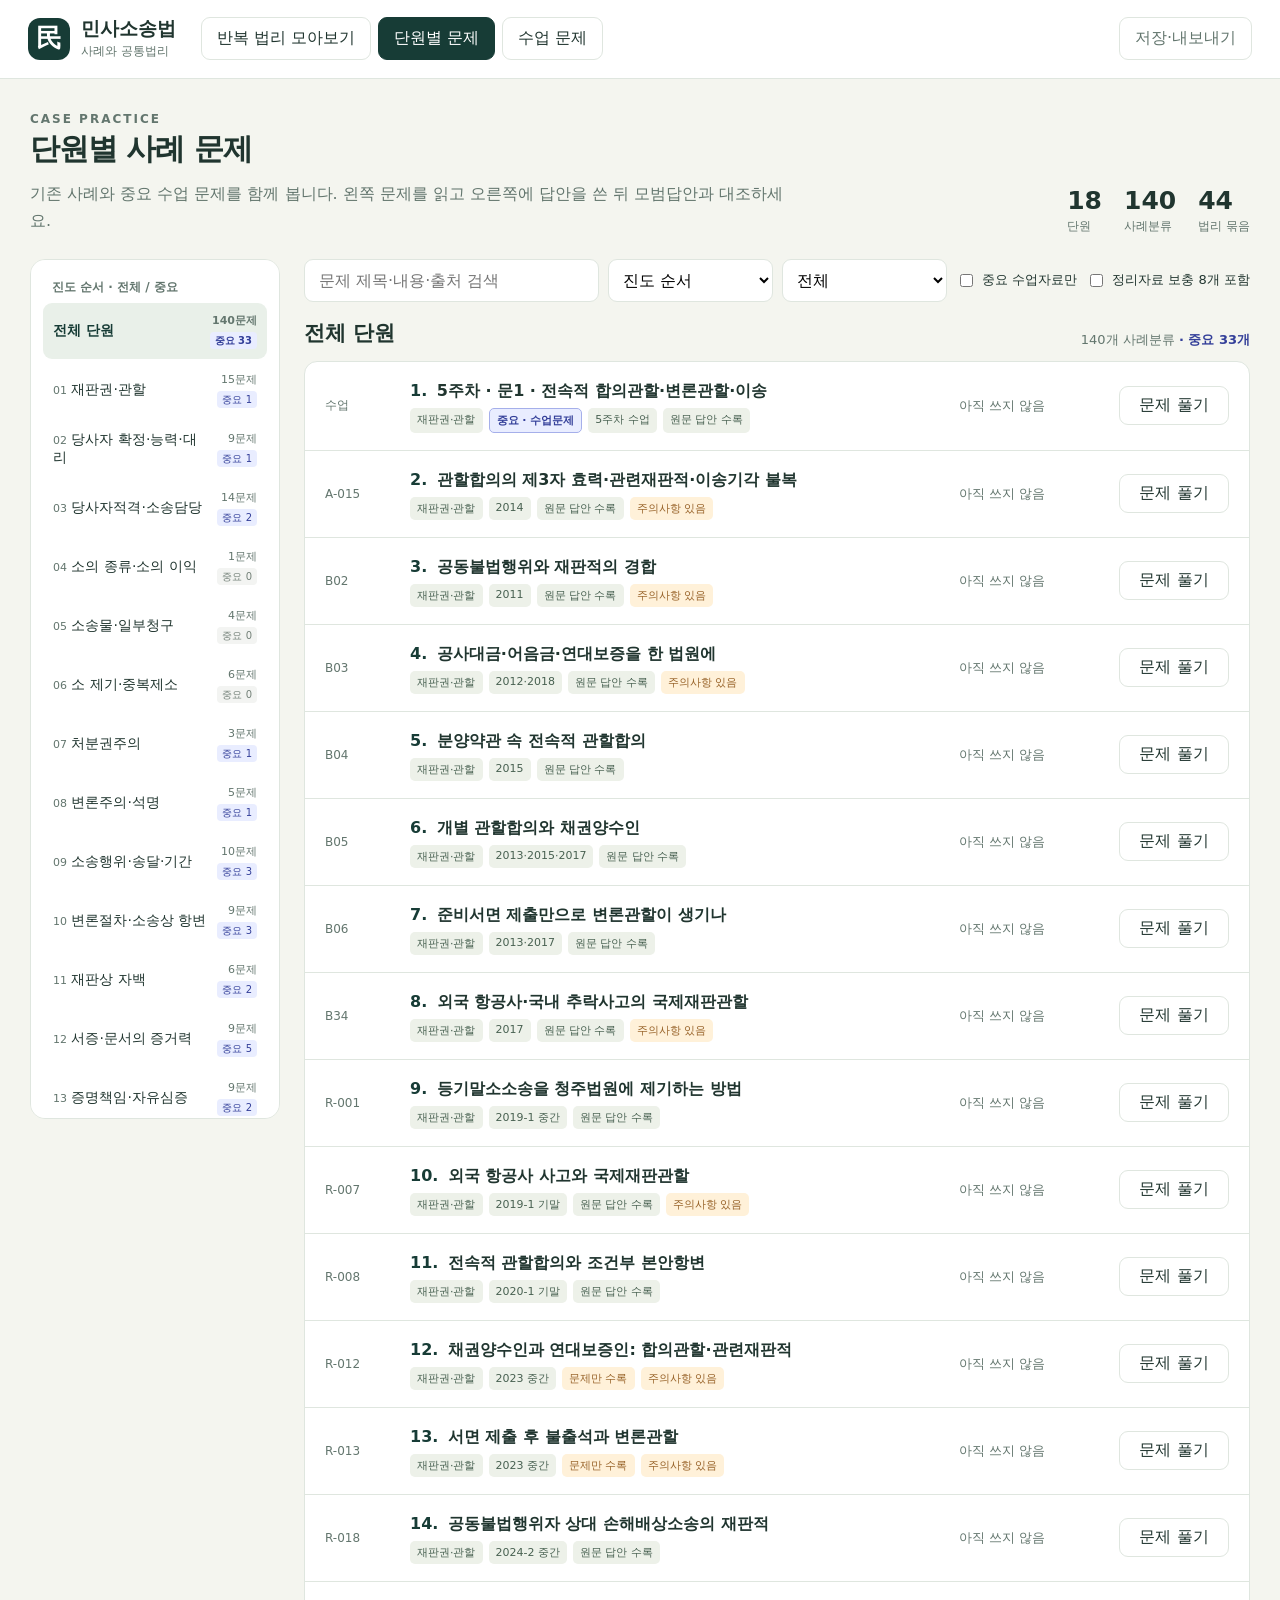
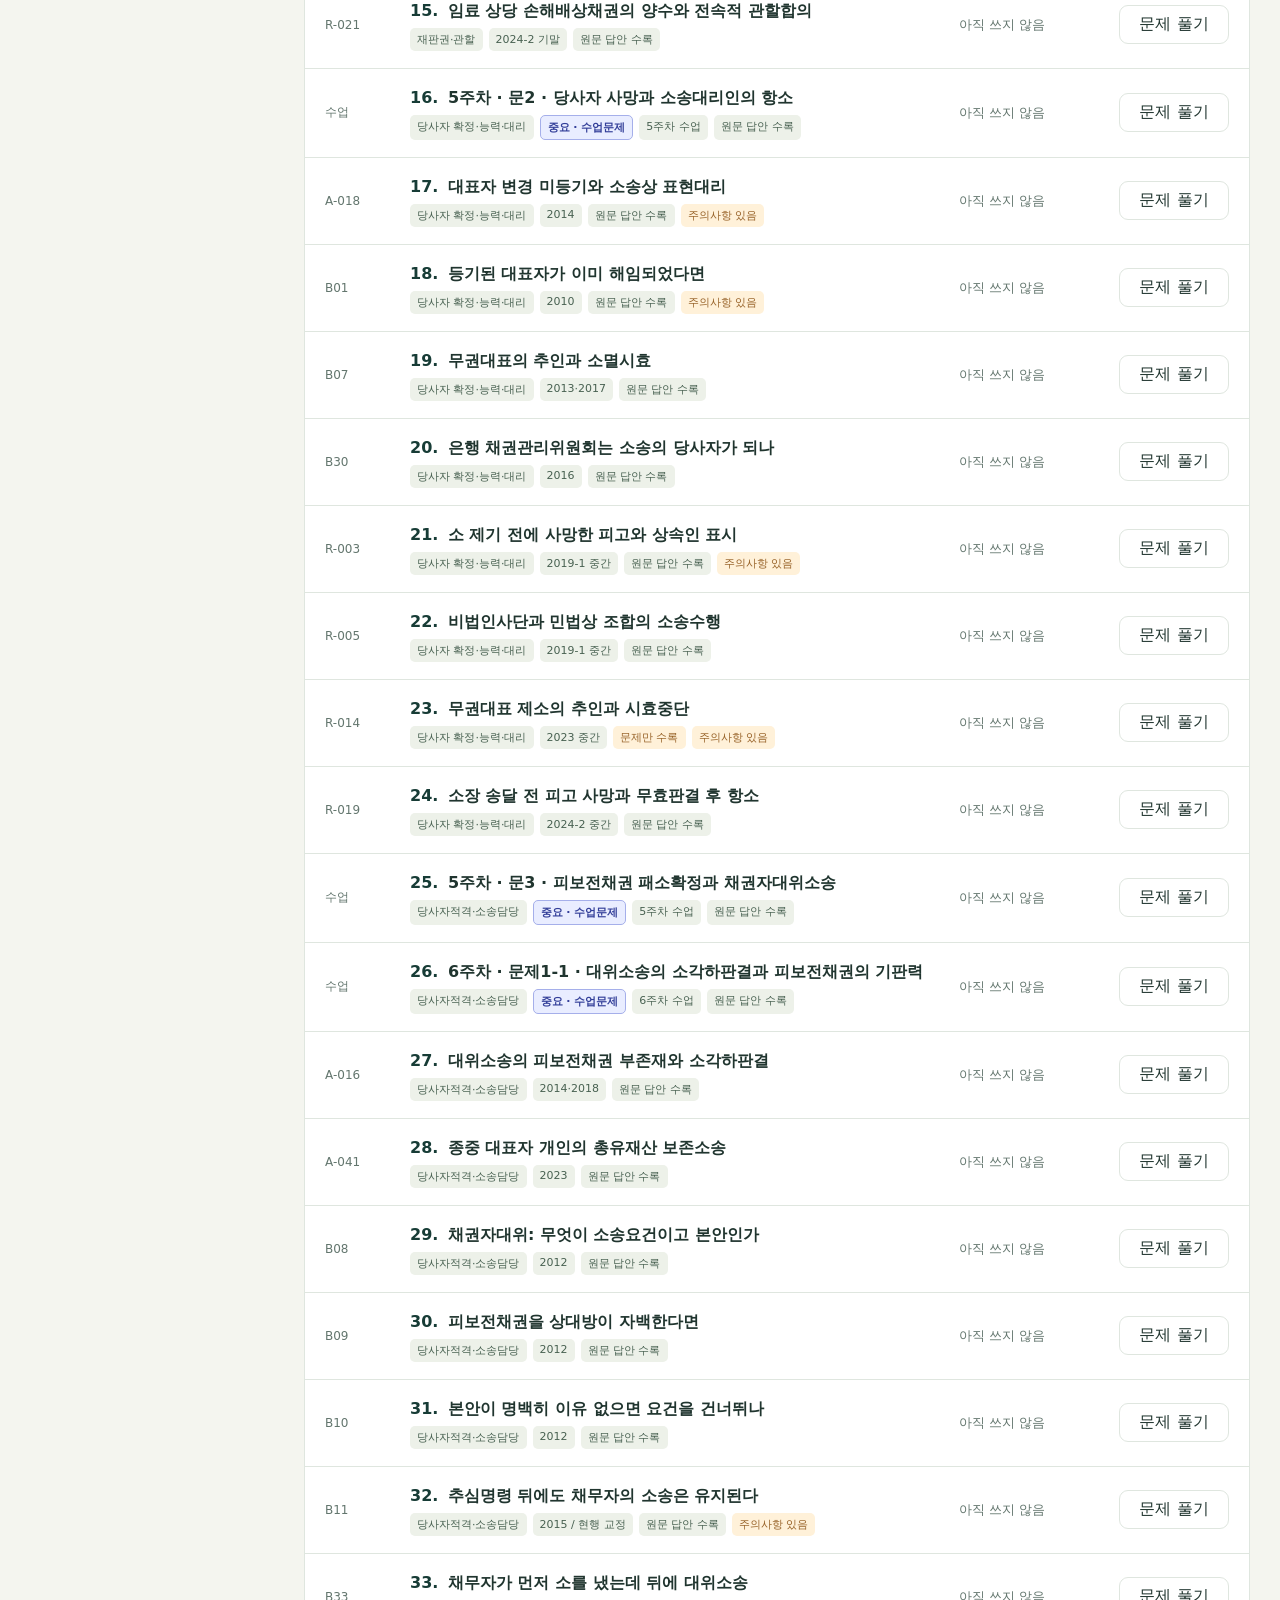
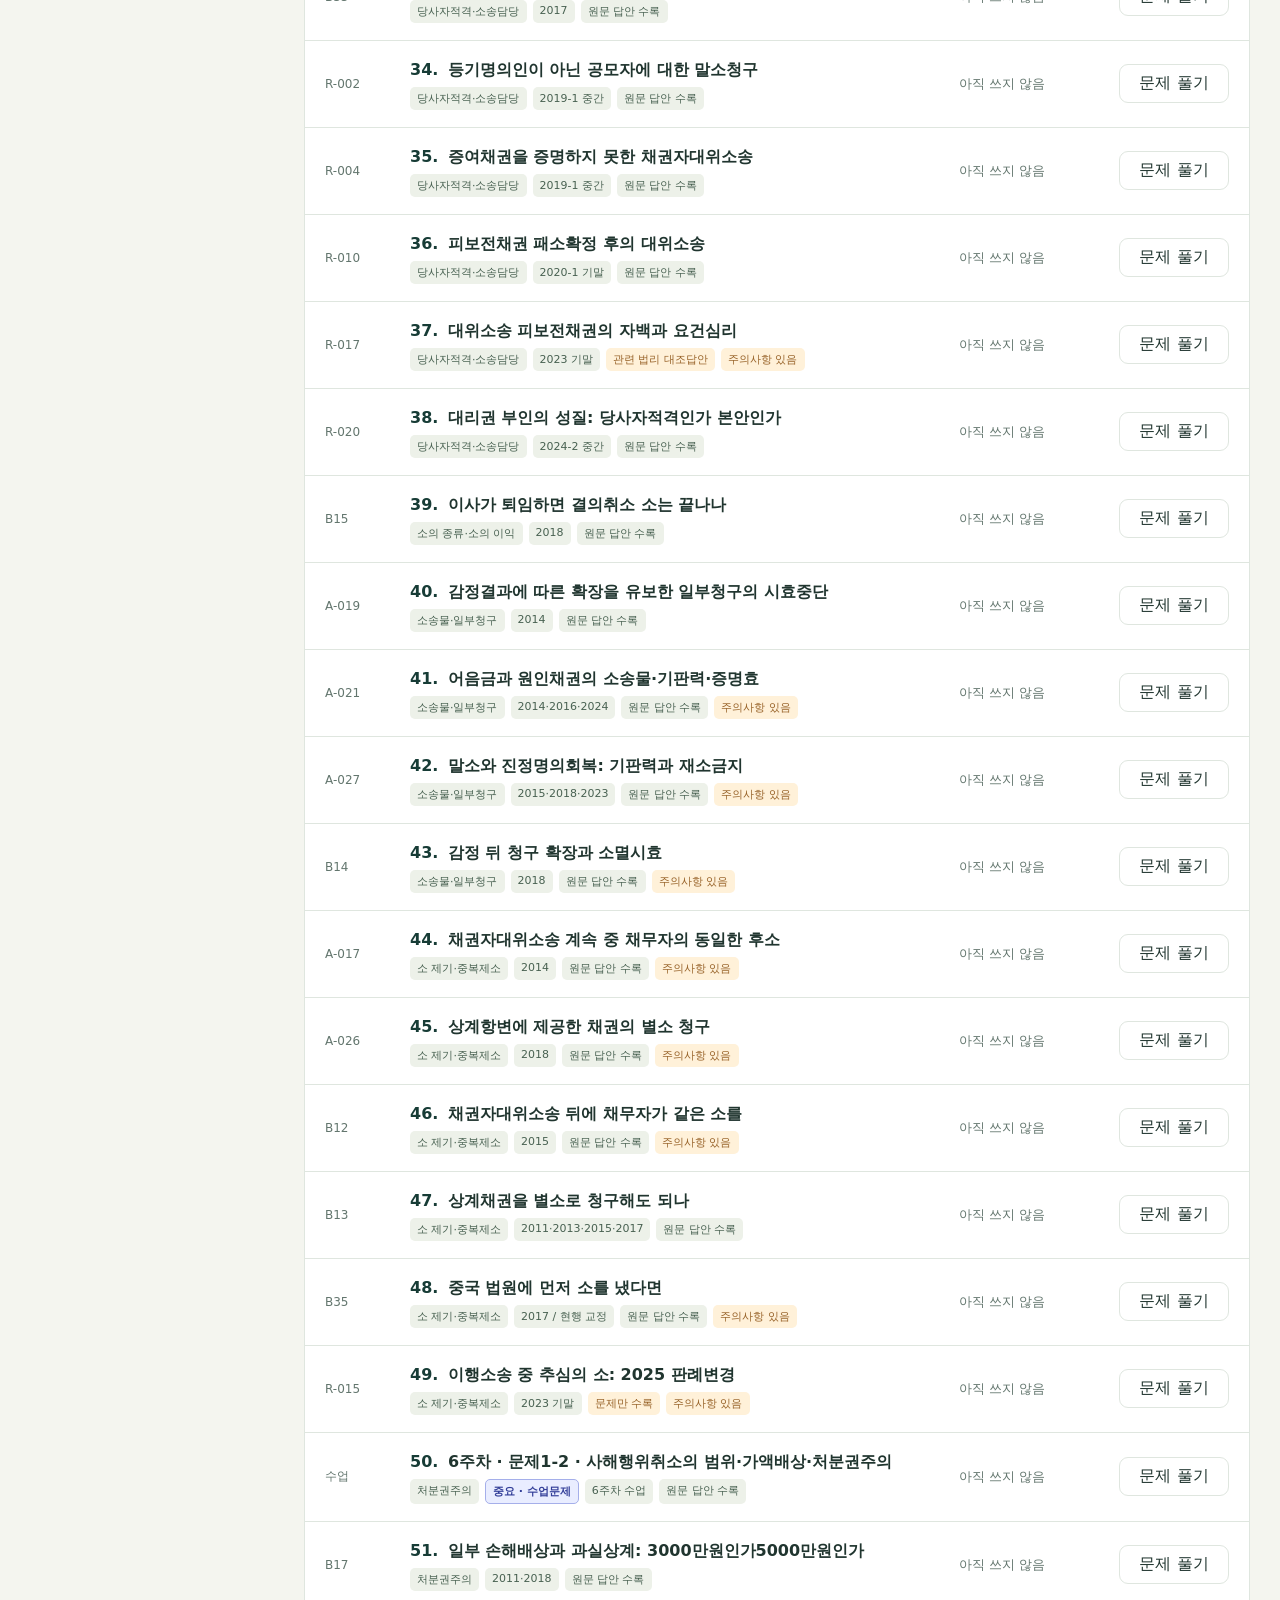
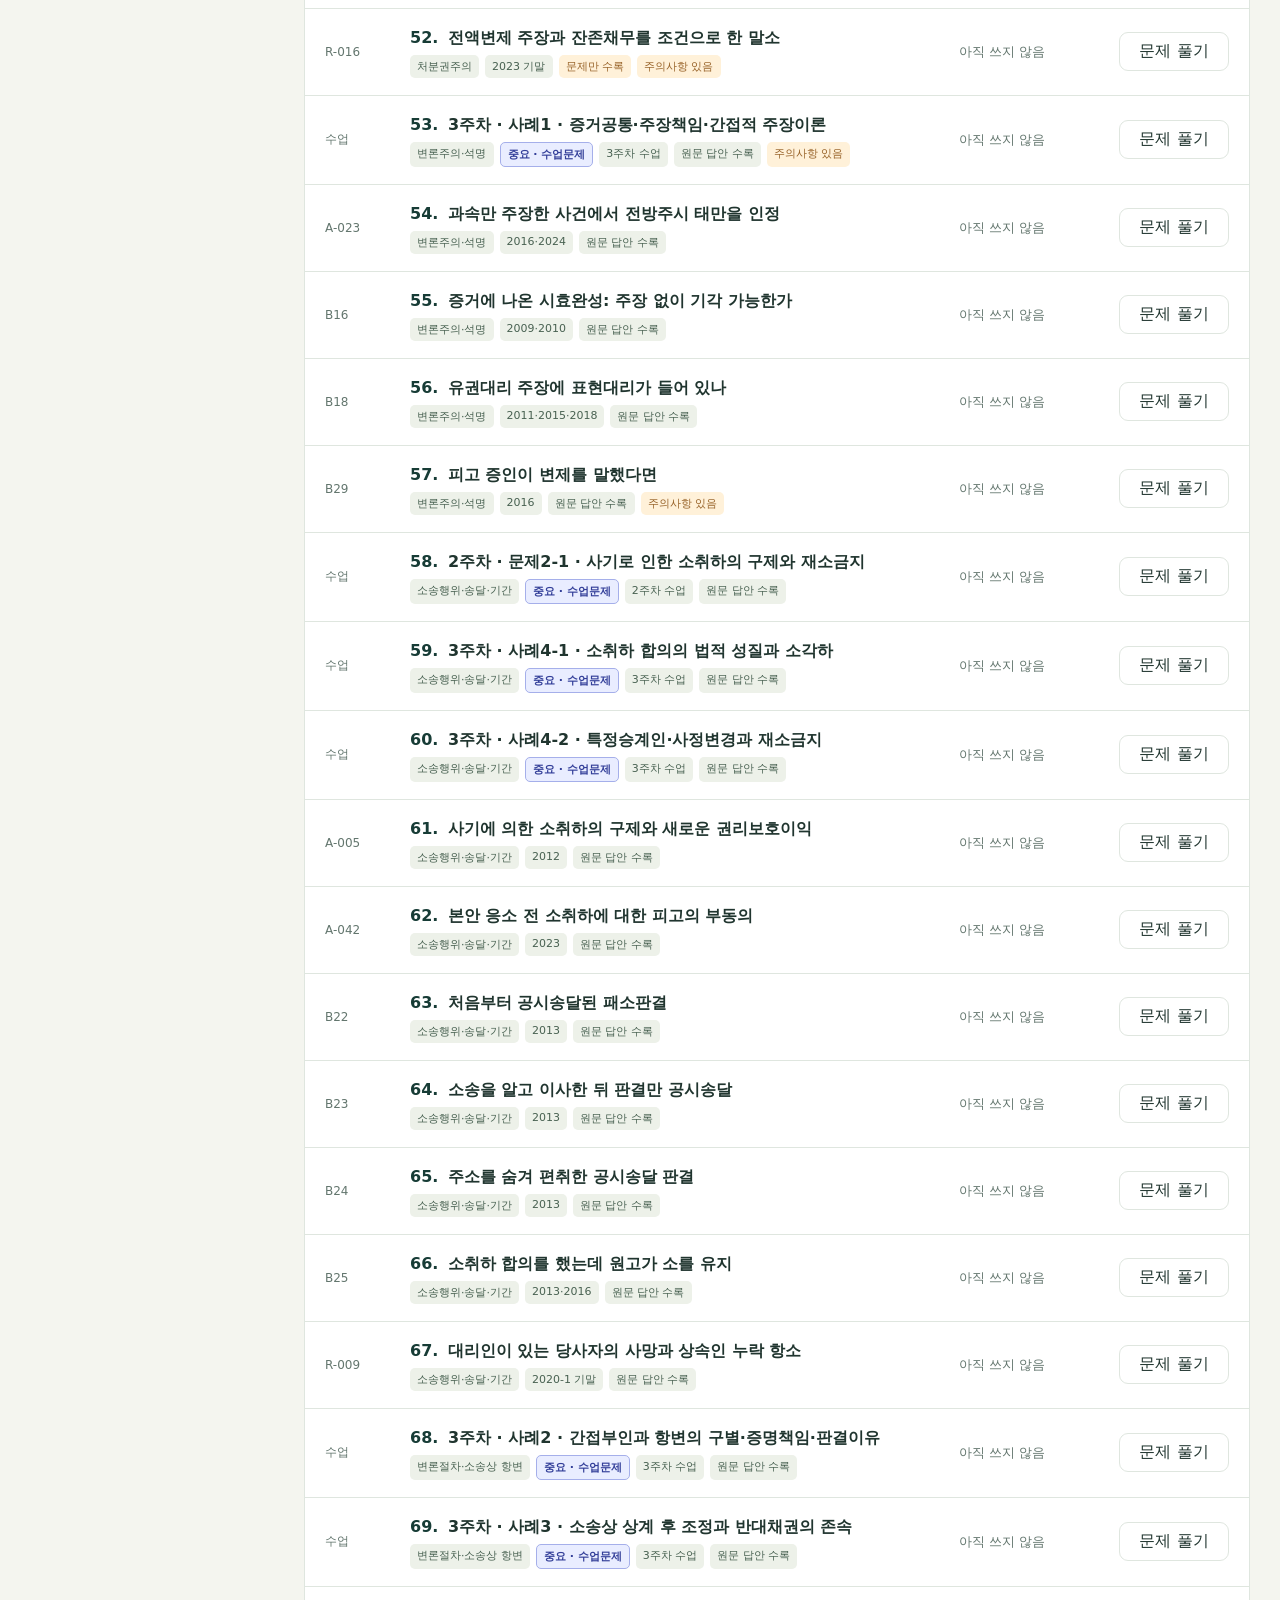
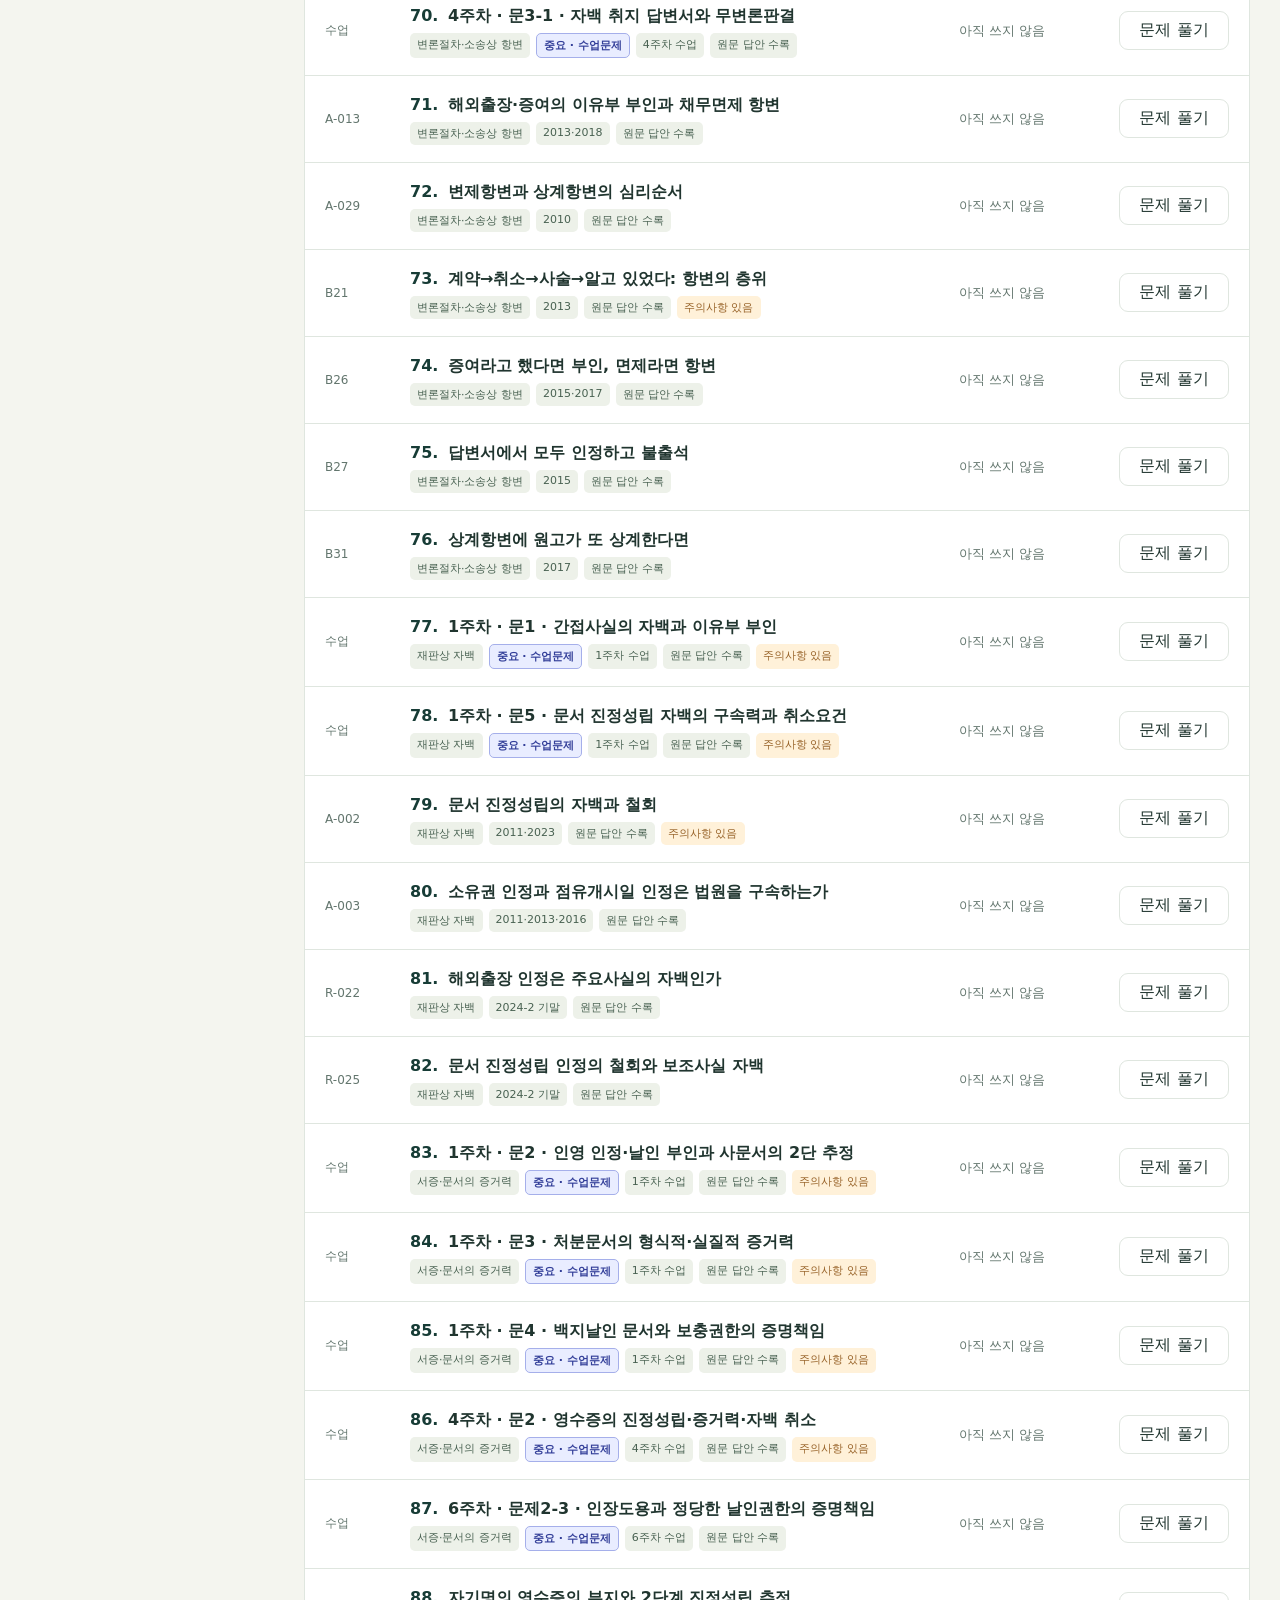
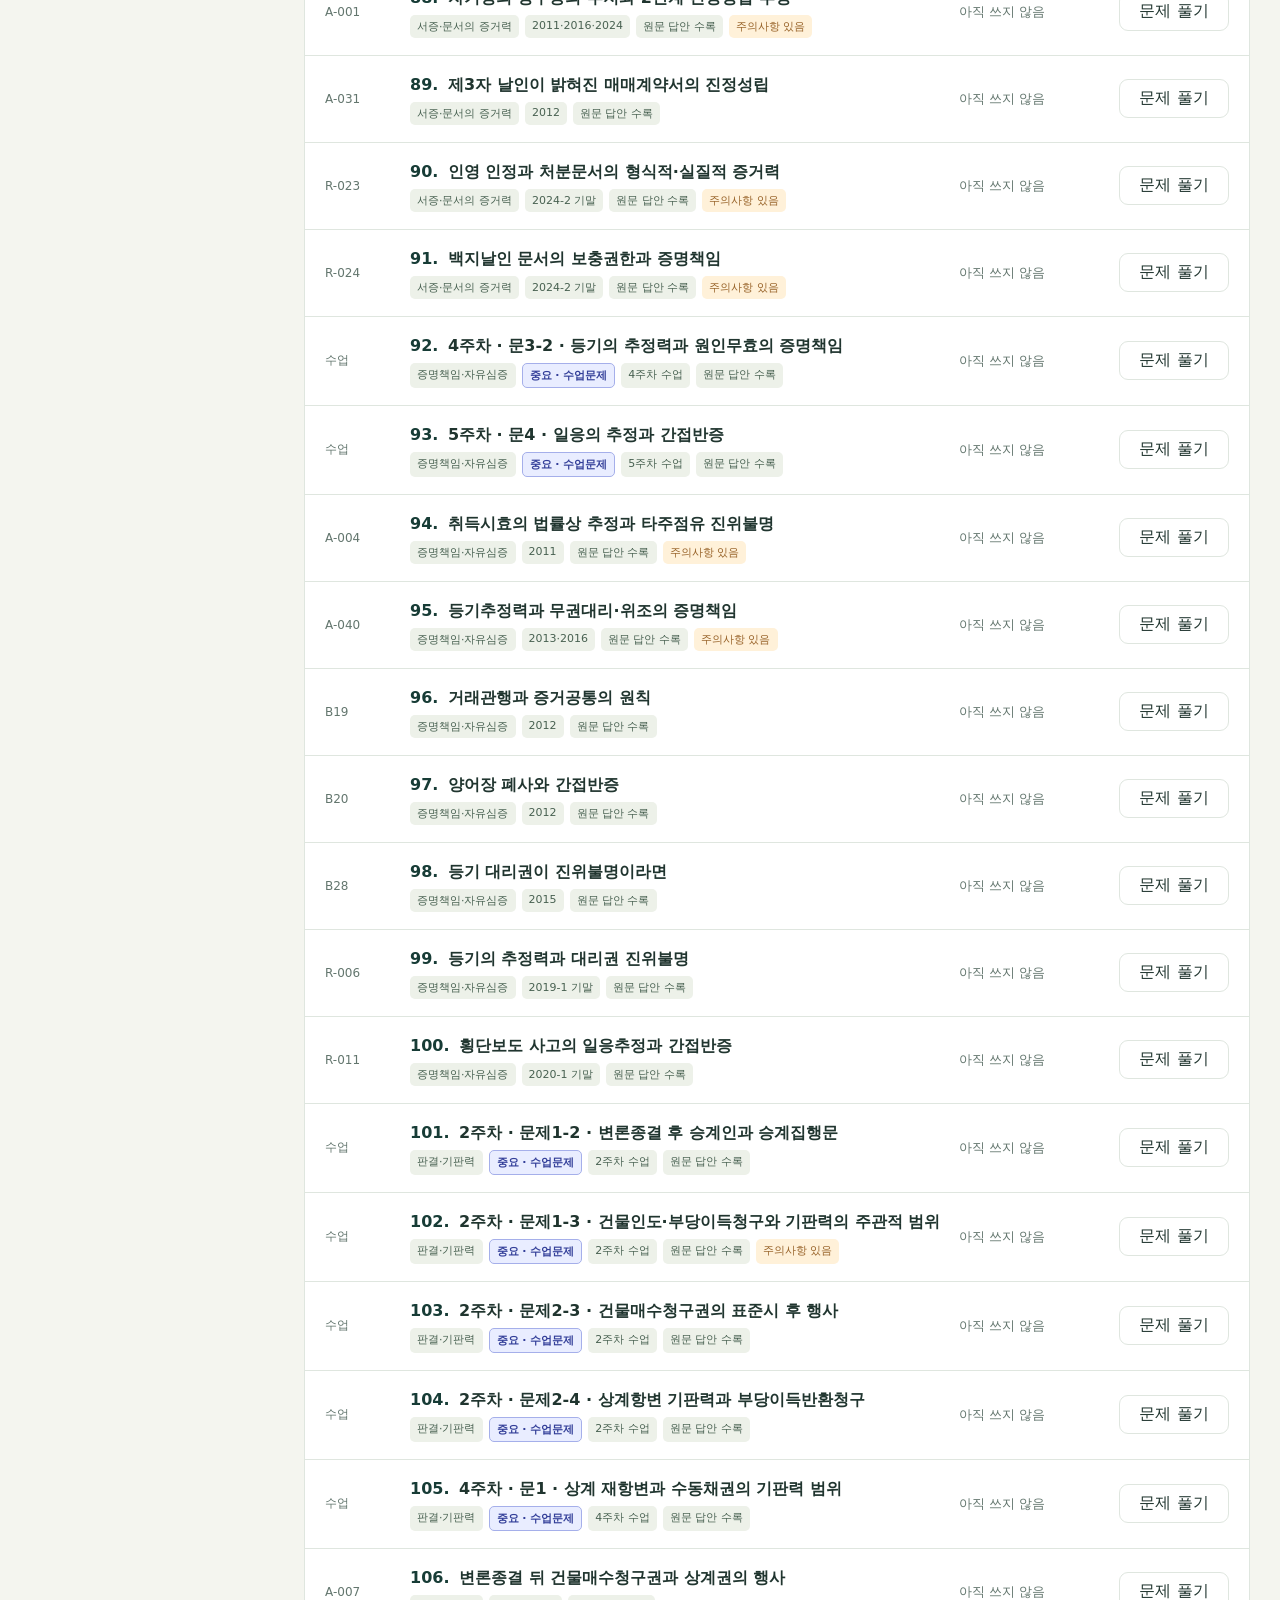
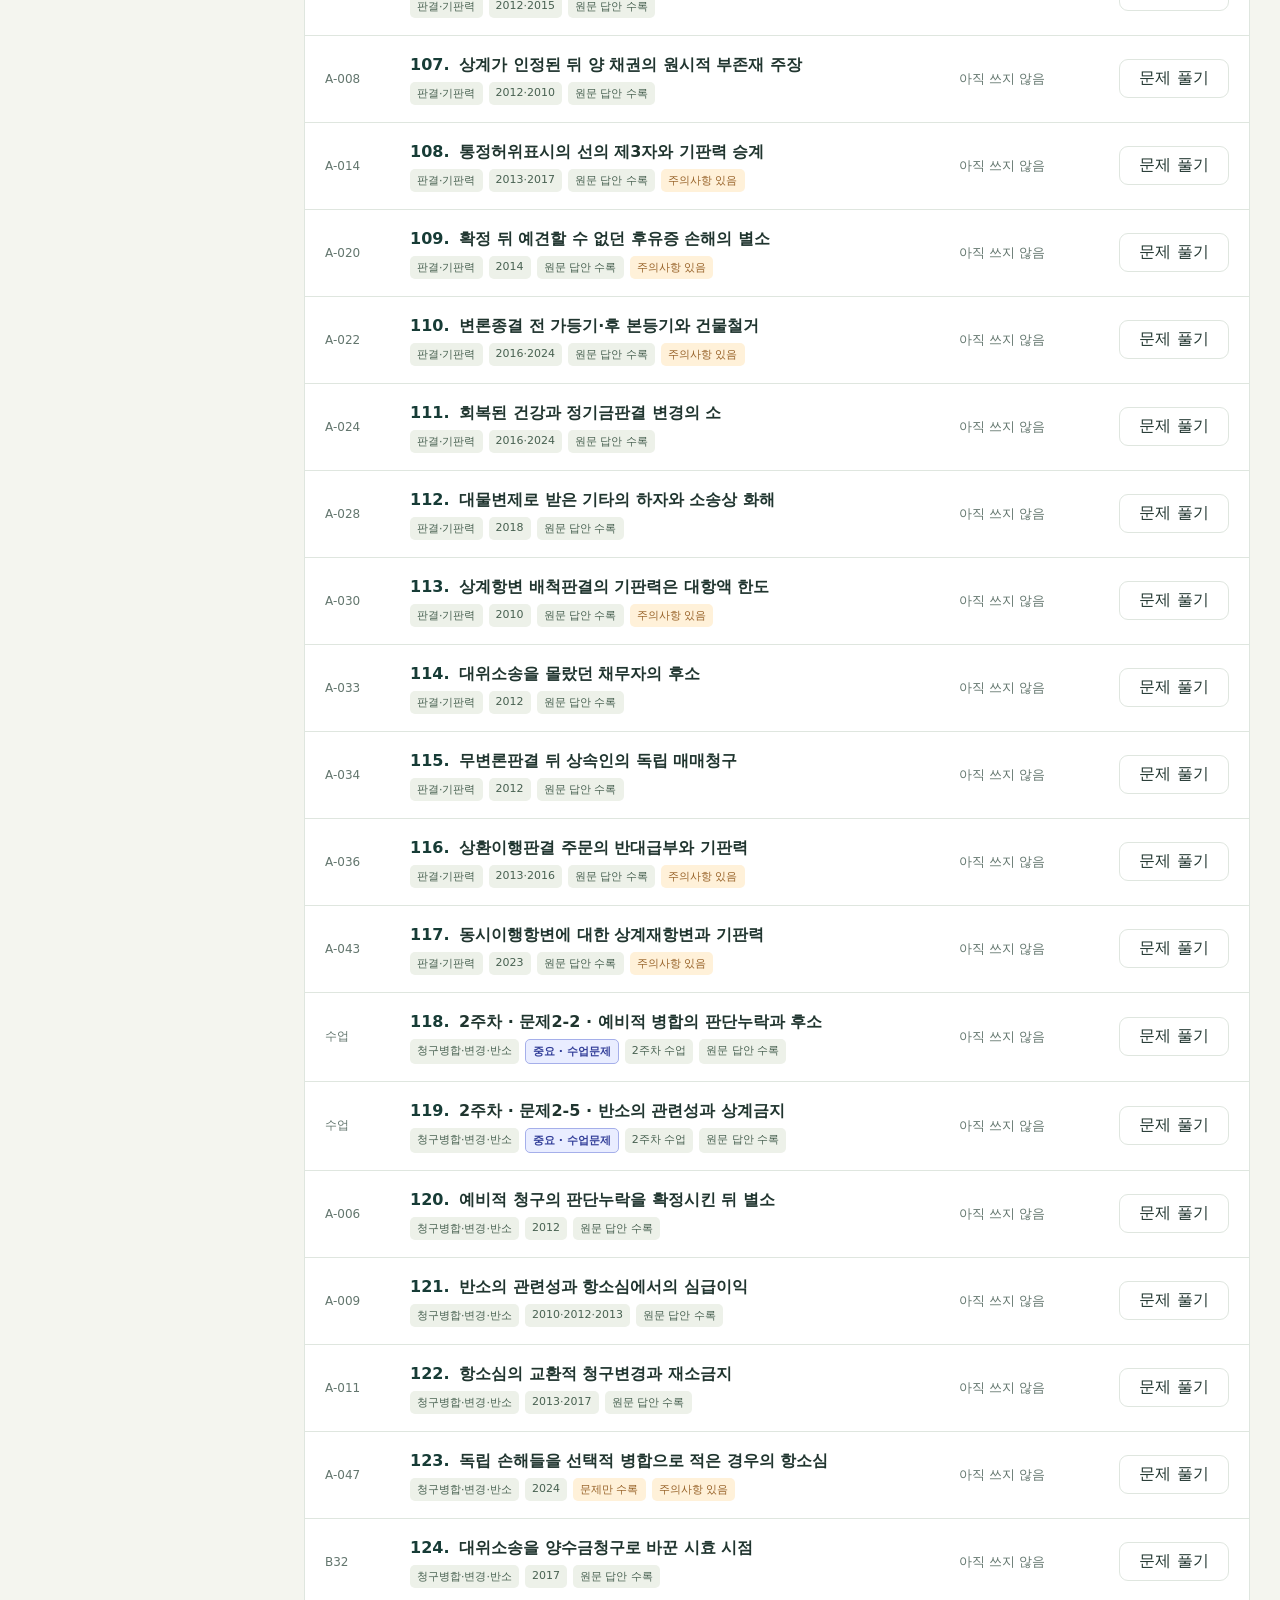
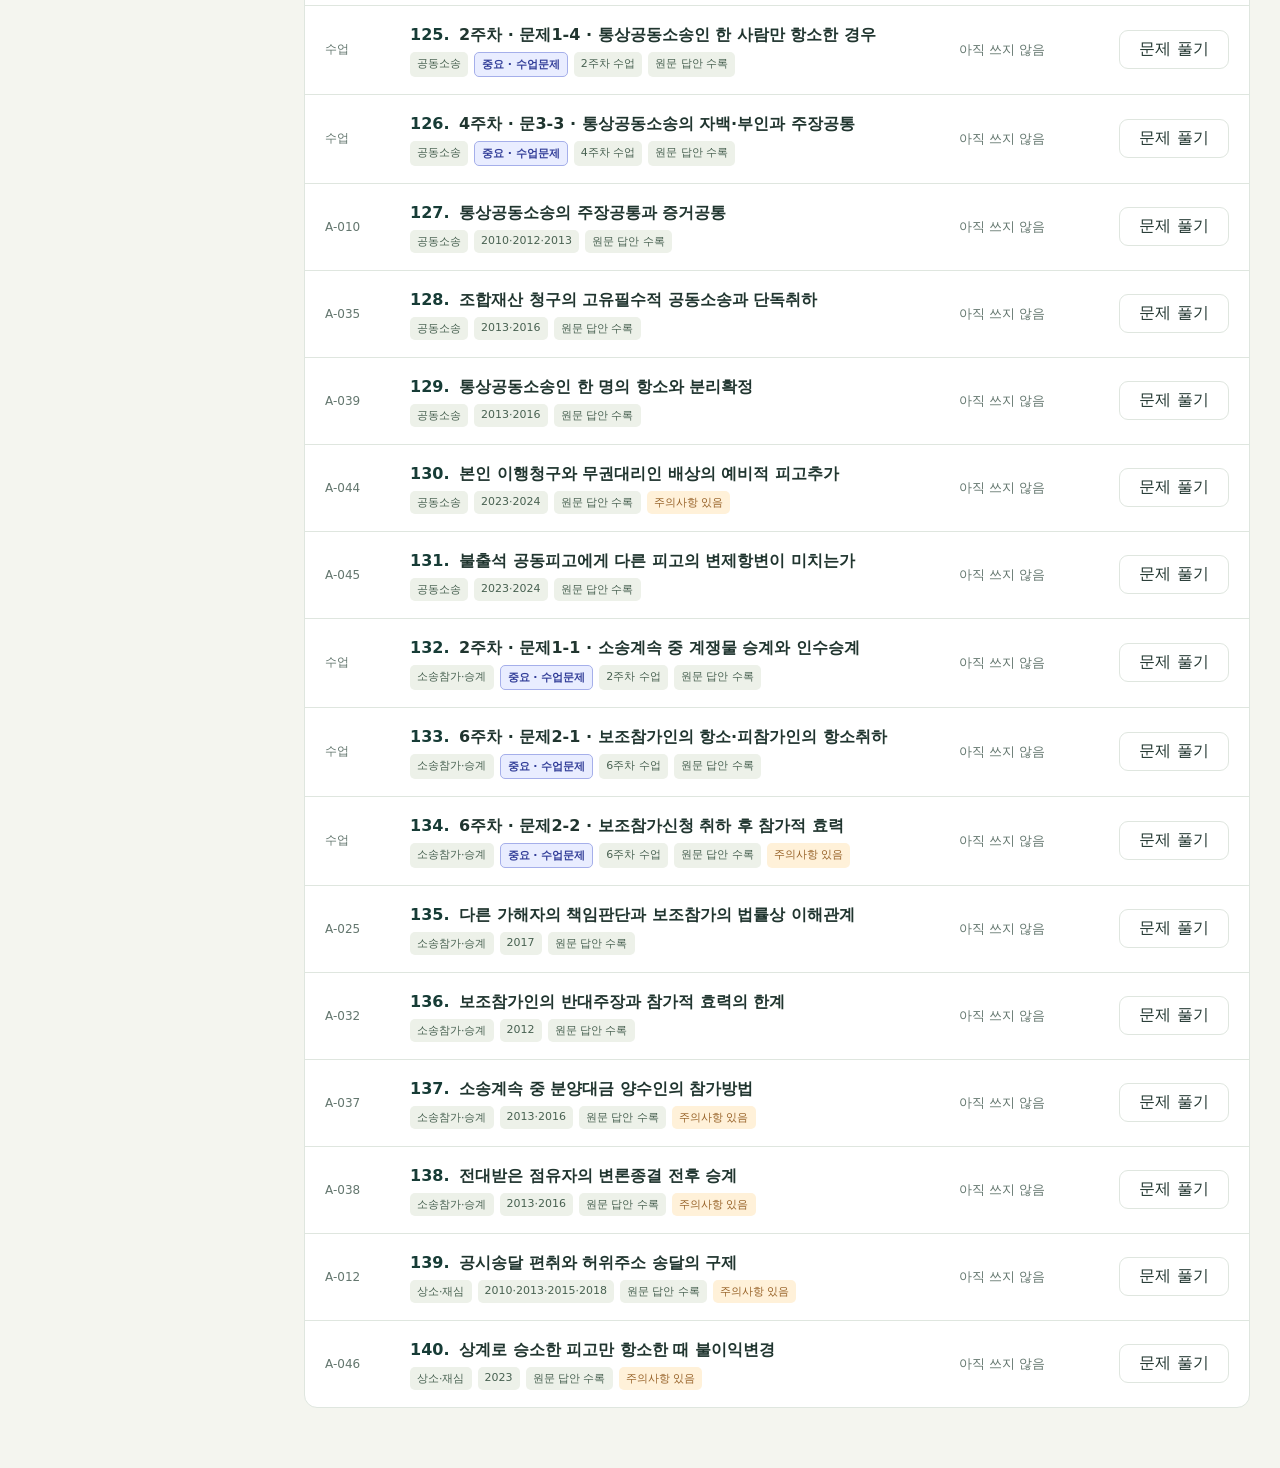
<file: index.html>
<!doctype html>
<html lang="ko">
<head><meta charset="utf-8"><meta name="viewport" content="width=device-width, initial-scale=1"><meta name="theme-color" content="#173c36"><title>민사소송법 · 사례와 공통법리</title><link rel="stylesheet" href="reading.css?v=14"><script defer src="data.js"></script><script defer src="reading-data.js"></script><script defer src="reading-source-text.js"></script><script defer src="reading-focus.js"></script><script defer src="reading-edits.js"></script><script defer src="reading-transcripts.js?v=1"></script><script defer src="reading-class-data.js?v=3"></script><script defer src="reading-quick-data.js?v=2"></script><script defer src="reading-ox-data.js?v=1"></script><script defer src="reading-quiz-core.js?v=1"></script><script defer src="reading-answer-data.js?v=1"></script><script defer src="reading-memory-data.js?v=1"></script><script defer src="reading-article-titles.js?v=1"></script><script defer src="reading-study-text.js?v=2"></script><script defer src="reading-core.js?v=2"></script><script defer src="reading-focus-core.js"></script><script defer src="reading-readable-core.js"></script><script defer src="reading-transcript-core.js"></script><script defer src="reading-class-core.js?v=2"></script><script defer src="reading.js?v=16"></script></head>
<body>
<header class="top"><a class="brand" href="#library"><span class="brand-icon">民</span><span>민사소송법<small>사례와 공통법리</small></span></a><nav aria-label="공부 화면"><button data-view="laws">반복 법리 모아보기</button><button data-view="library">단원별 문제</button><button data-view="classes">수업 문제</button></nav><button id="records-open" class="quiet">저장·내보내기</button></header>
<main id="main"></main>
<div id="toast" role="status" aria-live="polite"></div>
<dialog id="records"><form method="dialog"><h2>내 답안과 공부기록</h2><p>이 브라우저에 자동 저장됩니다. 다른 컴퓨터에서는 기록 파일을 가져오세요.</p><p id="record-summary"></p><div class="tools"><button id="export" type="button">기록 내보내기</button><label class="button">기록 가져오기<input id="import" type="file" accept=".json,application/json" hidden></label></div><p class="small">이전 연습실의 기록은 그대로 보존되어 있습니다. 새 화면의 답안과 공부기록은 따로 저장합니다.</p><button id="reset" type="button" class="danger">새 화면의 기록 초기화</button><button value="close" class="quiet">닫기</button></form></dialog>
<dialog id="zoom"><div class="zoom-toolbar"><strong id="zoom-title">원문 확대</strong><button id="zoom-close">닫기</button></div><div id="zoom-content"></div></dialog>
<noscript>이 사이트는 브라우저의 JavaScript를 켜야 사용할 수 있습니다.</noscript>
</body></html>
</file>
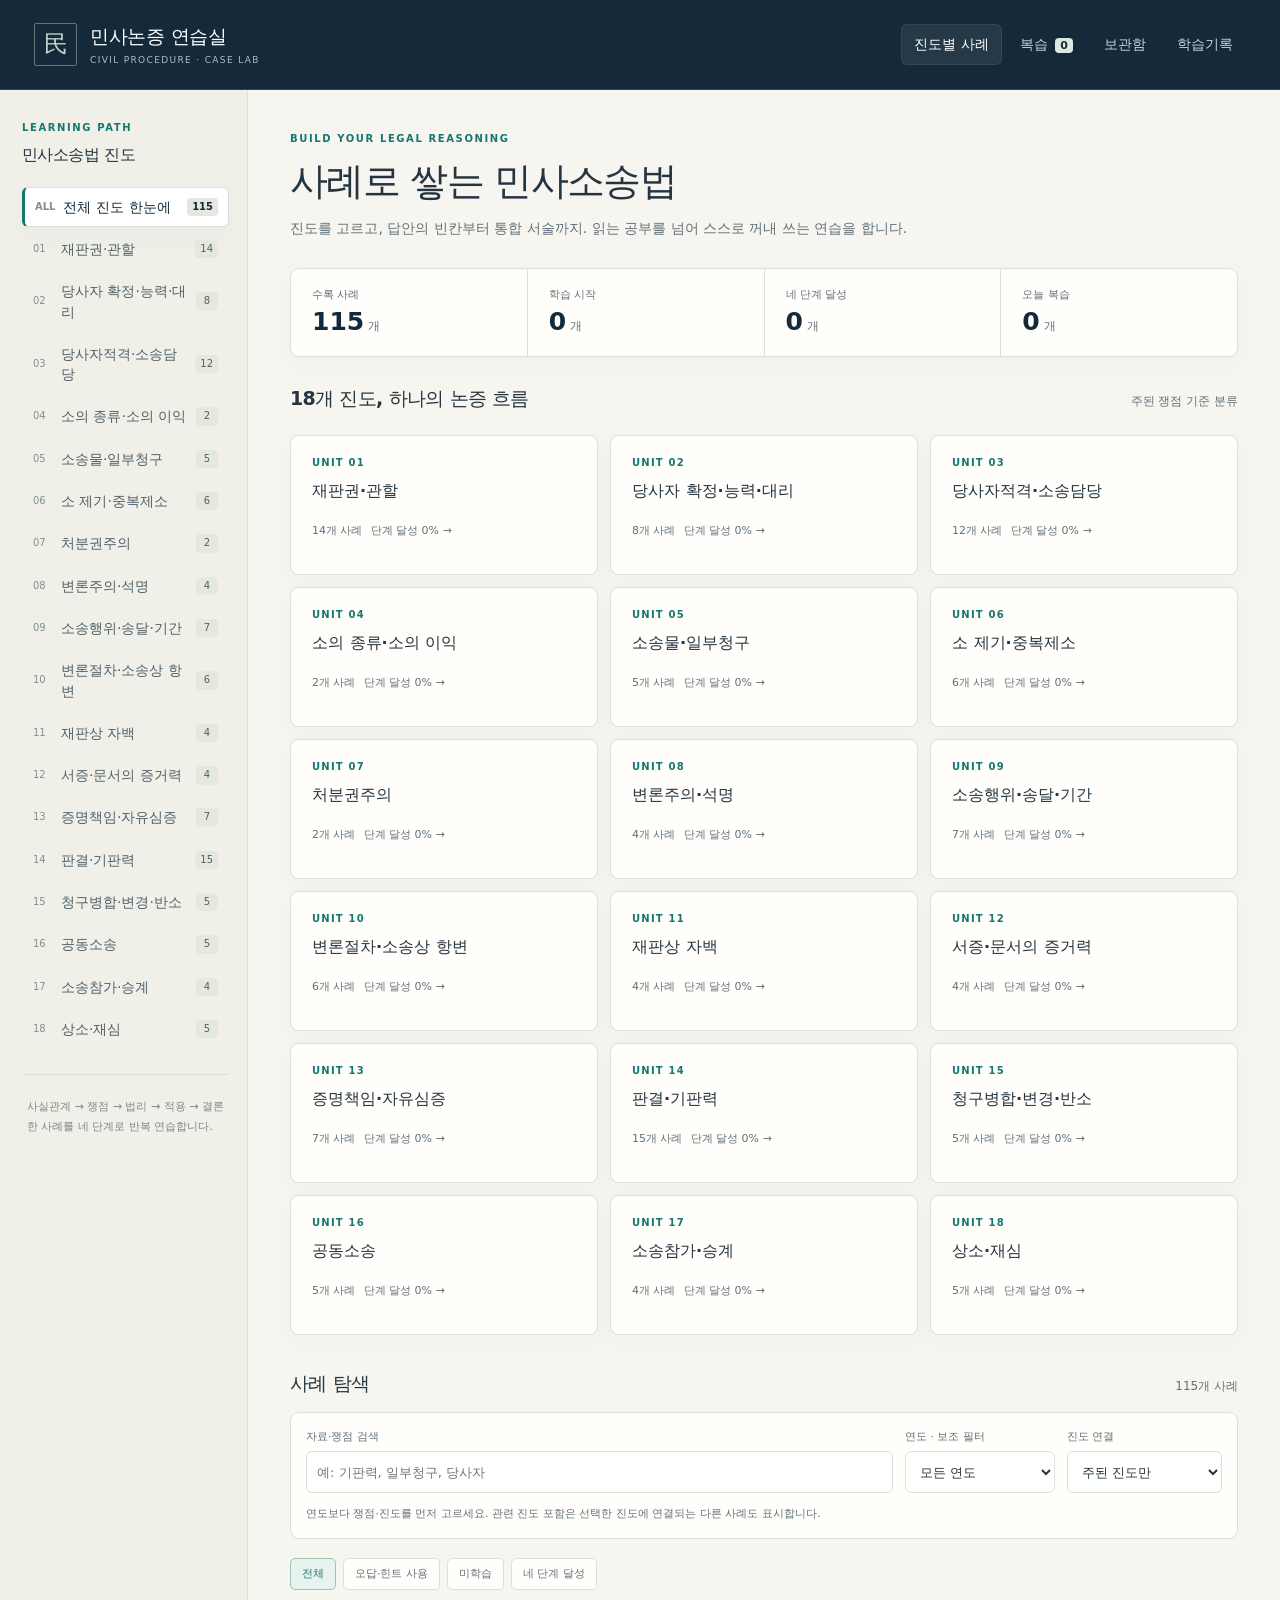
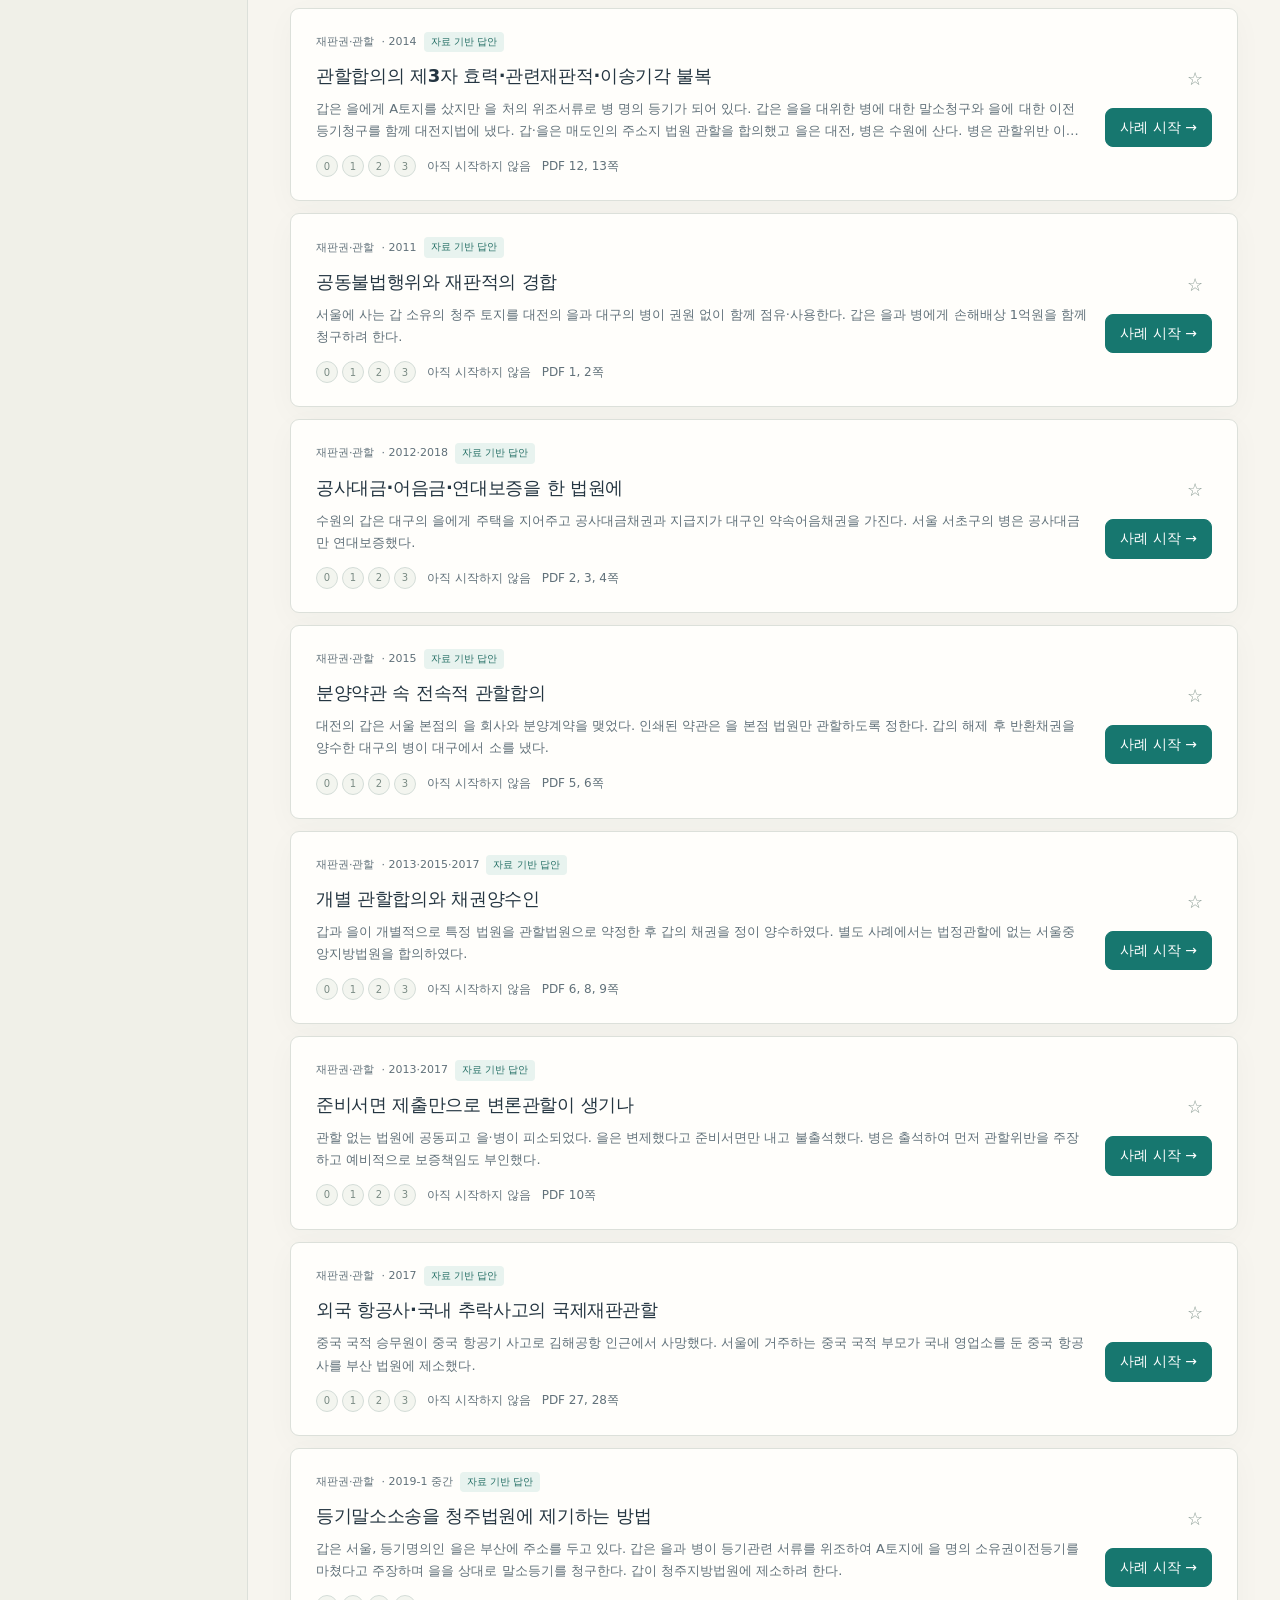
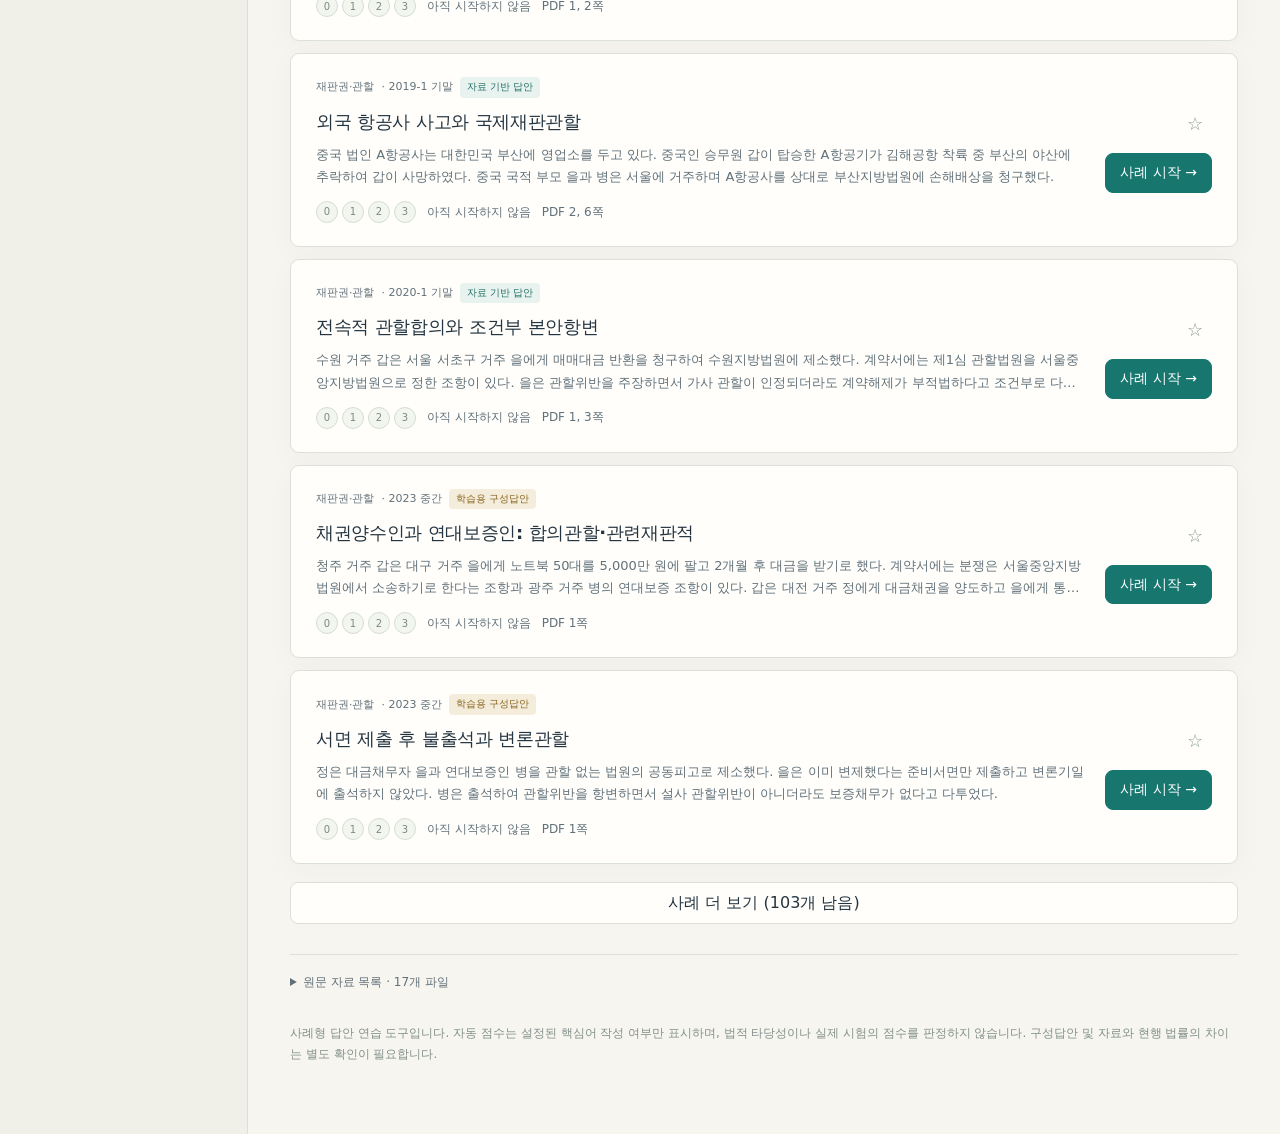
<file: legacy.html>
<!doctype html>
<html lang="ko">
<head>
  <meta charset="utf-8">
  <meta name="viewport" content="width=device-width, initial-scale=1">
  <meta name="theme-color" content="#142a3a">
  <meta name="description" content="민사소송법 사례를 진도별로, 답안 빈칸·쟁점 목차·키워드 쓰기·통합 답안의 네 단계로 연습합니다.">
  <link rel="icon" type="image/svg+xml" href="data:image/svg+xml,%3Csvg xmlns='http://www.w3.org/2000/svg' viewBox='0 0 32 32'%3E%3Crect width='32' height='32' rx='7' fill='%23142a3a'/%3E%3Cpath d='M6 8h9v17H6zM17 8h9v17h-9z' fill='%23fff9e9'/%3E%3Cpath d='M9 12h3m-3 4h3m8-4h3m-3 4h3' stroke='%23b1843a' stroke-width='2'/%3E%3C/svg%3E">
  <title>민사논증 연습실 · 민사소송법 사례학습</title>
  <link rel="stylesheet" href="./styles.css">
  <script defer src="./data.js"></script>
  <script defer src="./grading.js"></script>
  <script defer src="./app.js"></script>
</head>
<body>
  <a class="skip-link" href="#main">본문으로 건너뛰기</a>
  <header class="app-header">
    <a class="brand" href="#" aria-label="민사논증 연습실 처음으로"><span class="brand-mark" aria-hidden="true">民</span><span>민사논증 연습실<small>CIVIL PROCEDURE · CASE LAB</small></span></a>
    <nav aria-label="주 메뉴"><button type="button" data-view="library" class="nav-button active">진도별 사례</button><button type="button" data-view="review" class="nav-button">복습 <span id="due-count" class="count">0</span></button><button type="button" data-view="bookmarks" class="nav-button">보관함</button><button type="button" id="records-button" class="nav-button">학습기록</button></nav>
  </header>
  <div class="app-shell">
    <aside class="sidebar" id="sidebar" aria-label="학습 진도"><div class="sidebar-caption">LEARNING PATH</div><h2>민사소송법 진도</h2><div id="unit-list"></div><p class="sidebar-note">사실관계 → 쟁점 → 법리 → 적용 → 결론<br>한 사례를 네 단계로 반복 연습합니다.</p></aside>
    <main id="main" tabindex="-1">
      <div class="mobile-unit"><label for="unit-select">진도 선택</label><select id="unit-select"></select></div>
      <div id="view"></div>
      <noscript><div class="notice">이 학습앱을 사용하려면 브라우저의 JavaScript를 허용해 주세요.</div></noscript>
    </main>
  </div>
  <div id="live-status" class="sr-only" role="status" aria-live="polite"></div>
  <dialog id="records-dialog" aria-labelledby="records-title"><div class="dialog-head"><h2 id="records-title">학습기록 관리</h2><button type="button" data-close-dialog aria-label="창 닫기" class="icon-button">×</button></div><p>기록은 이 브라우저에만 저장됩니다. 다른 기기에서 이어 하려면 기록 파일을 내보내세요.</p><p id="storage-status" class="notice"></p><div id="records-summary"></div><div class="records-actions"><button type="button" id="export-records" class="primary">기록 내보내기</button><button type="button" id="import-trigger">기록 가져오기</button><input id="import-records" type="file" accept=".json,application/json" hidden></div><p class="small">가져오기는 현재 기록을 대체하고 작성 중 답안을 비웁니다. 같은 자료 버전만 허용되며 가져오기 전 확인합니다. 자동보관한 작성 중 답안은 이 기록 파일에 포함되지 않습니다.</p><button type="button" id="reset-records" class="danger-button">모든 학습기록·작성 답안 초기화</button></dialog>
</body>
</html>
</file>
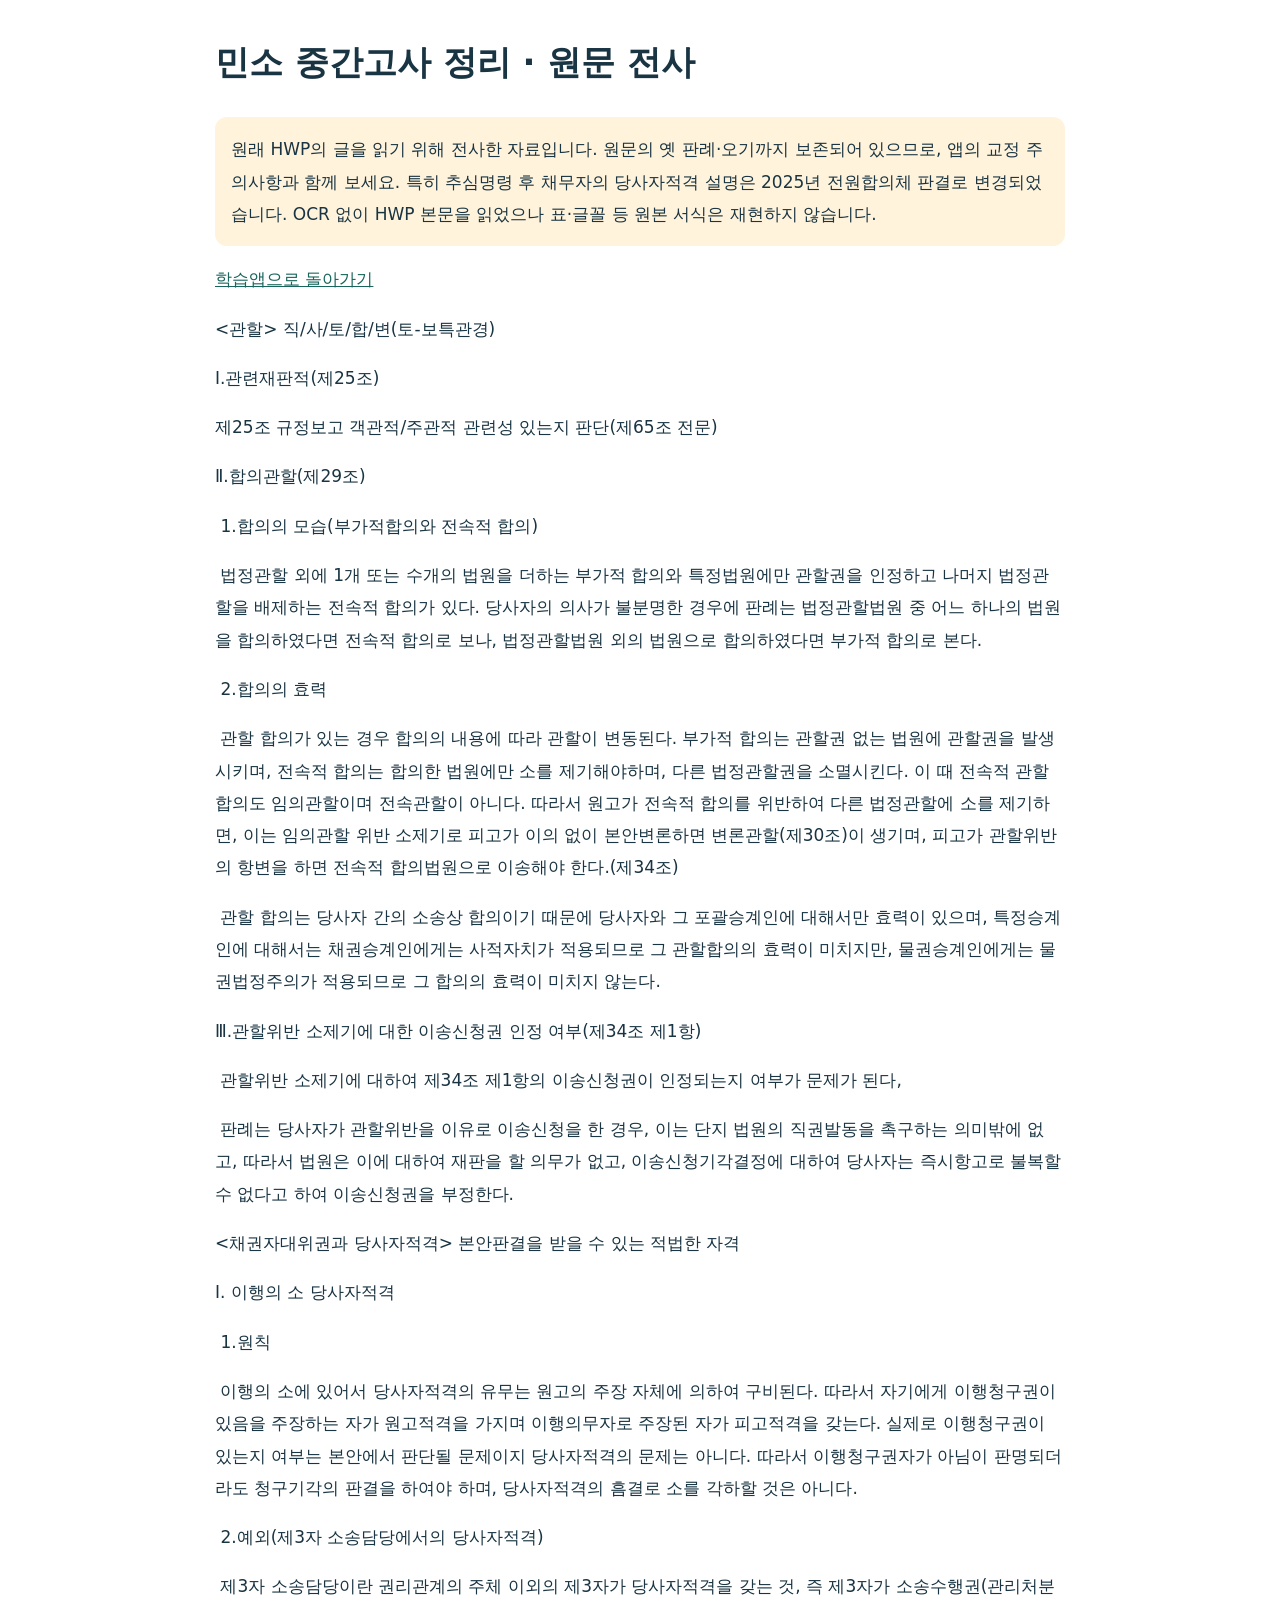
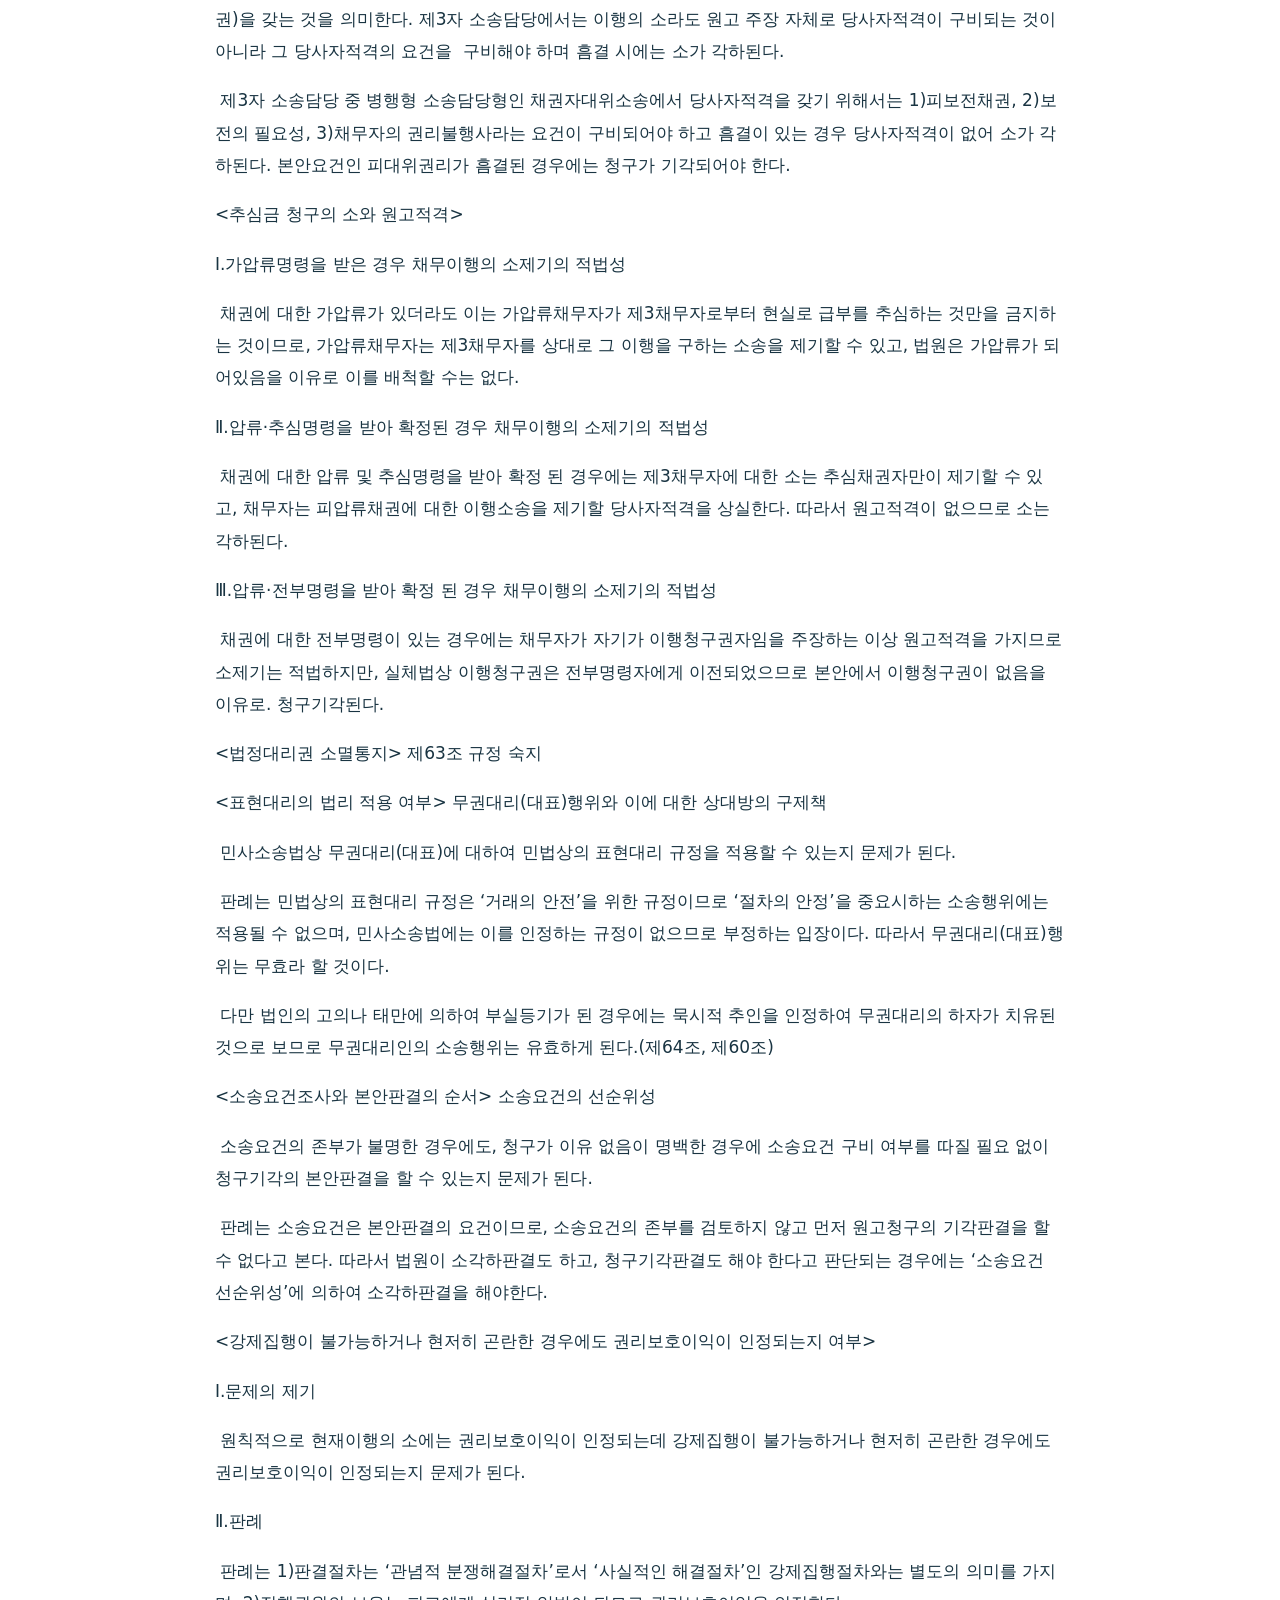
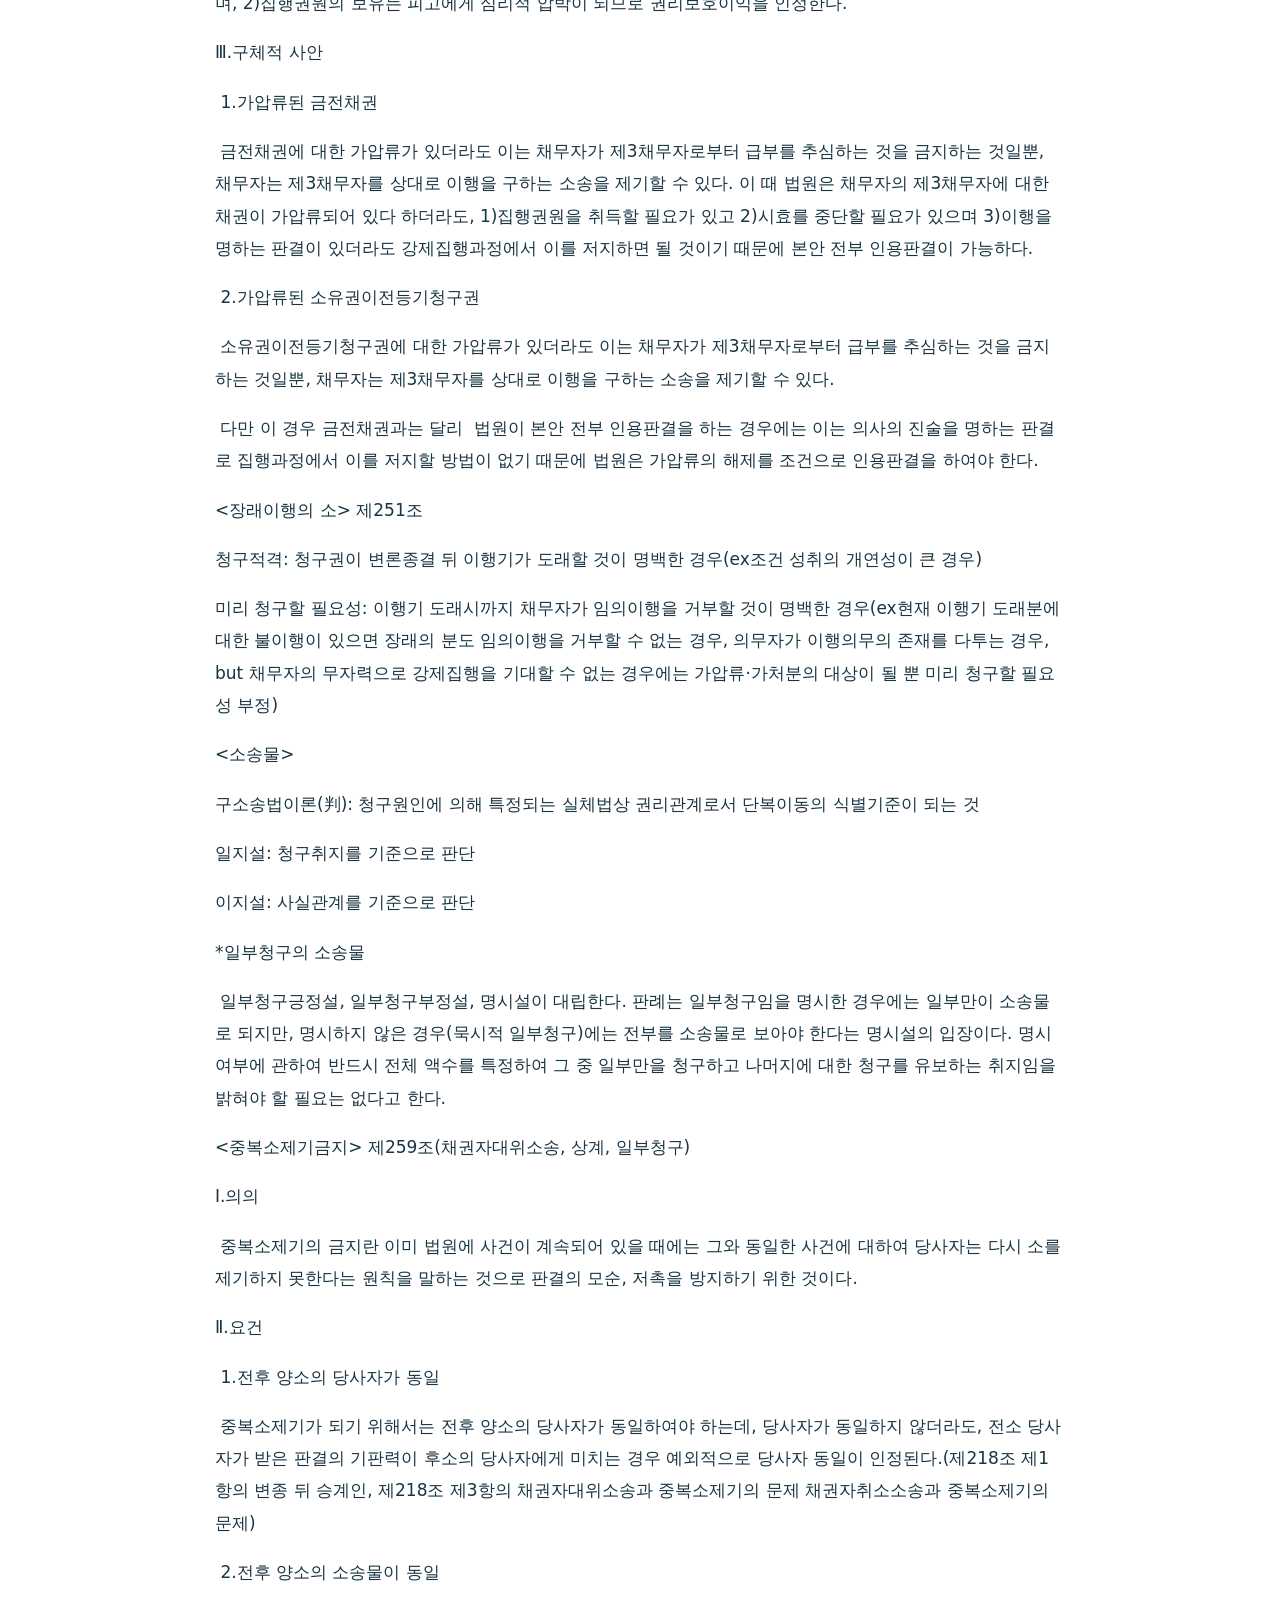
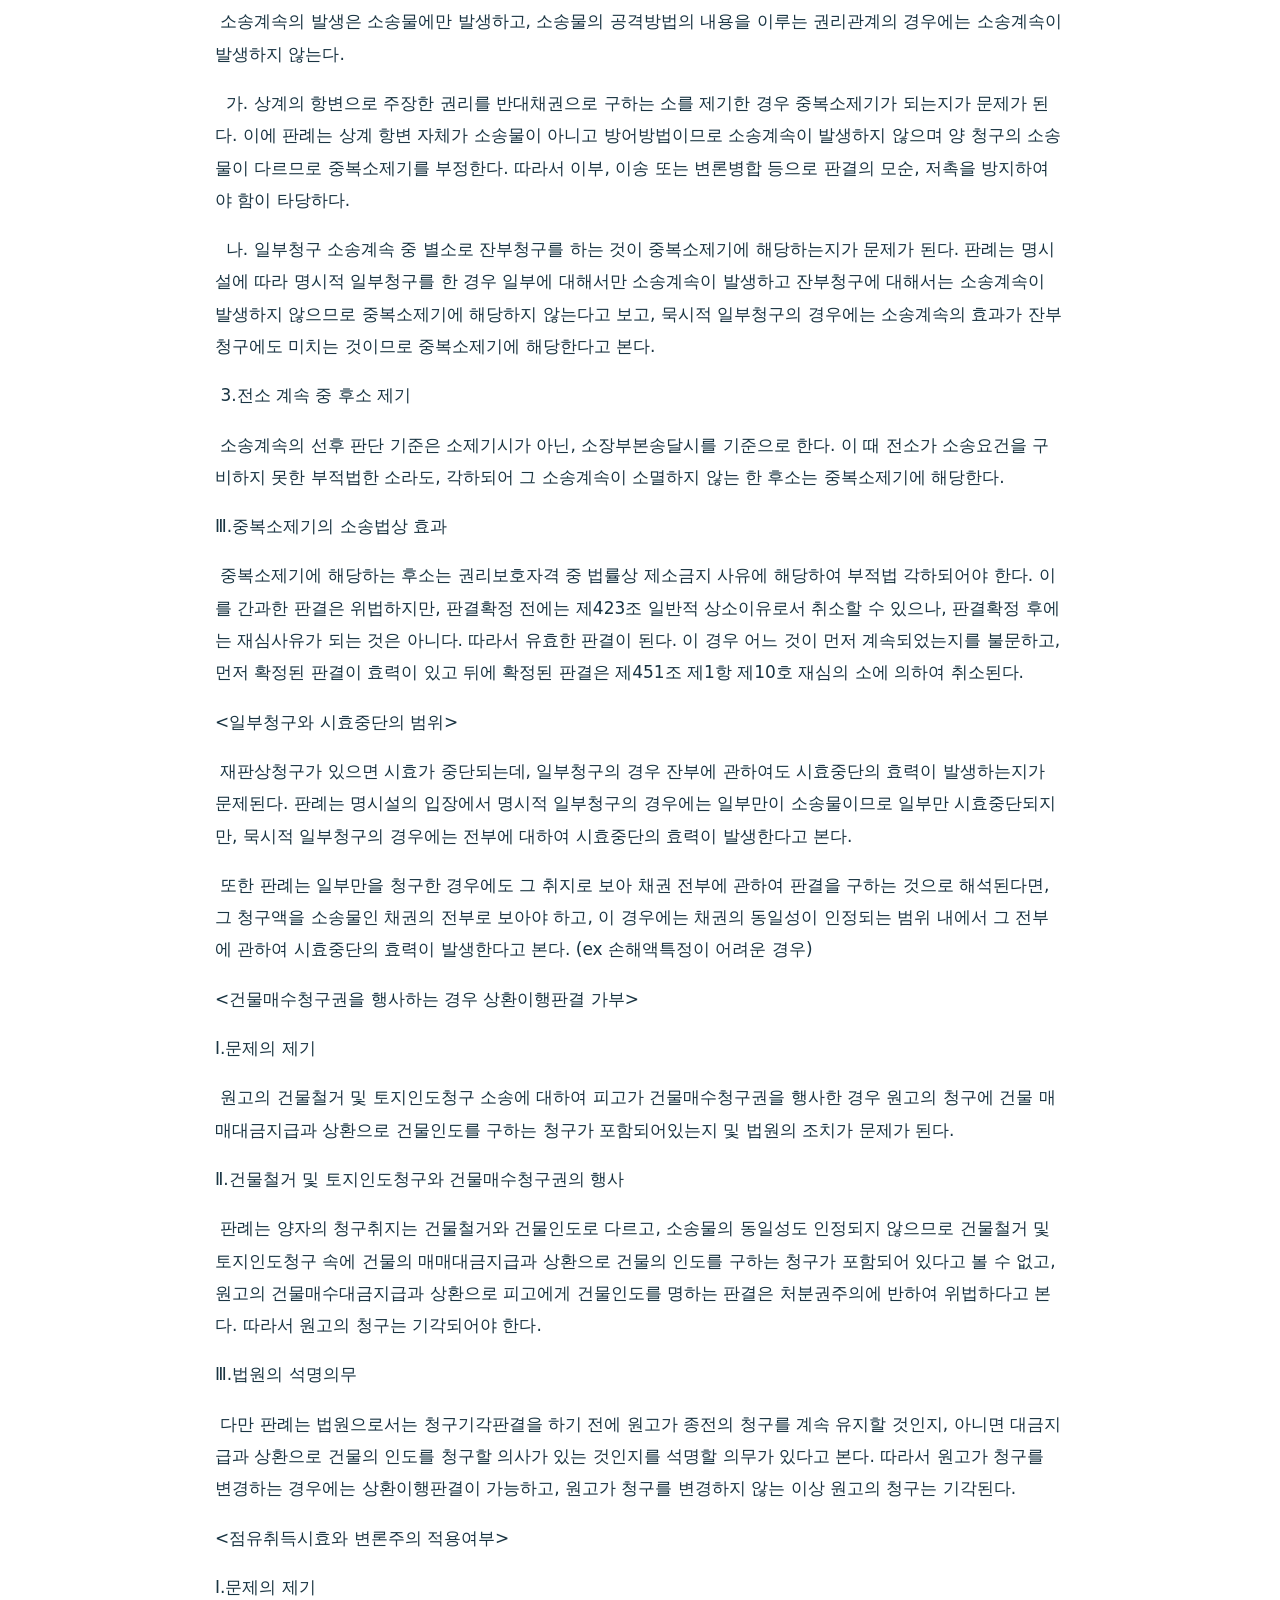
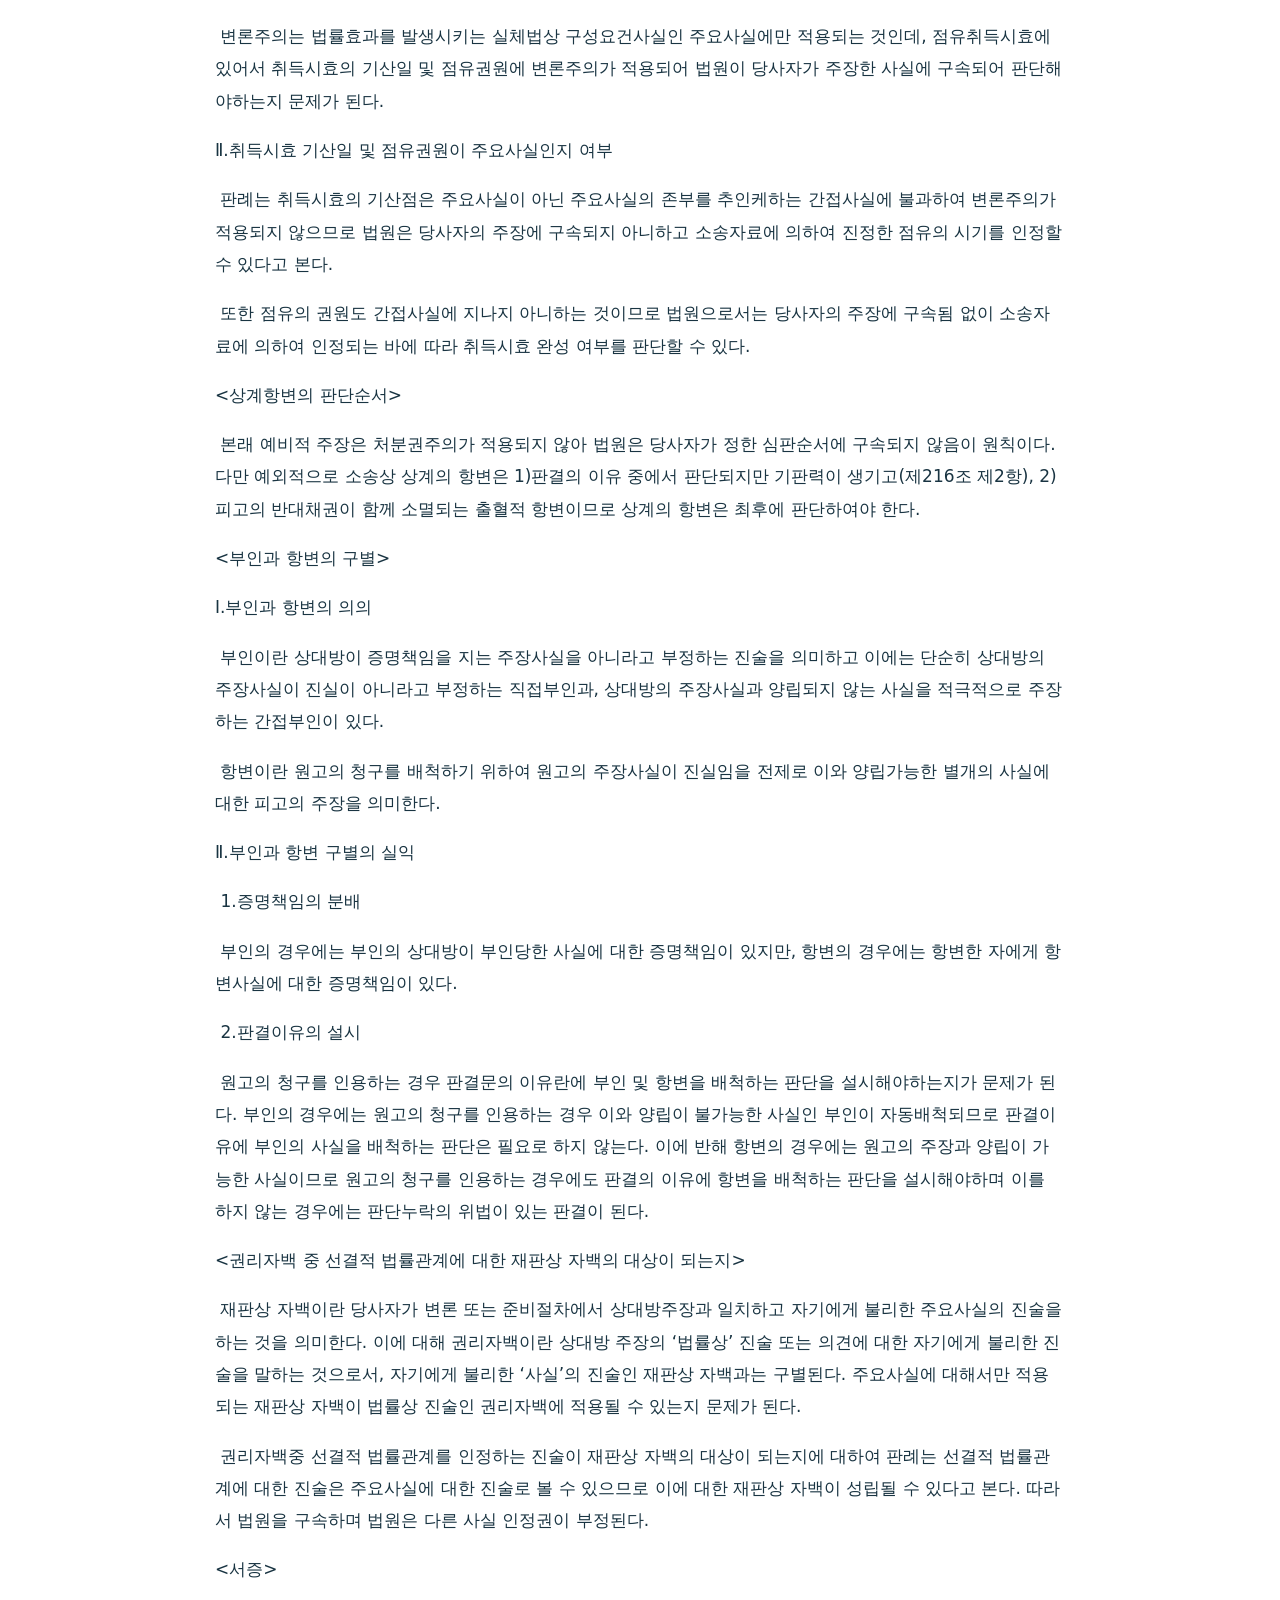
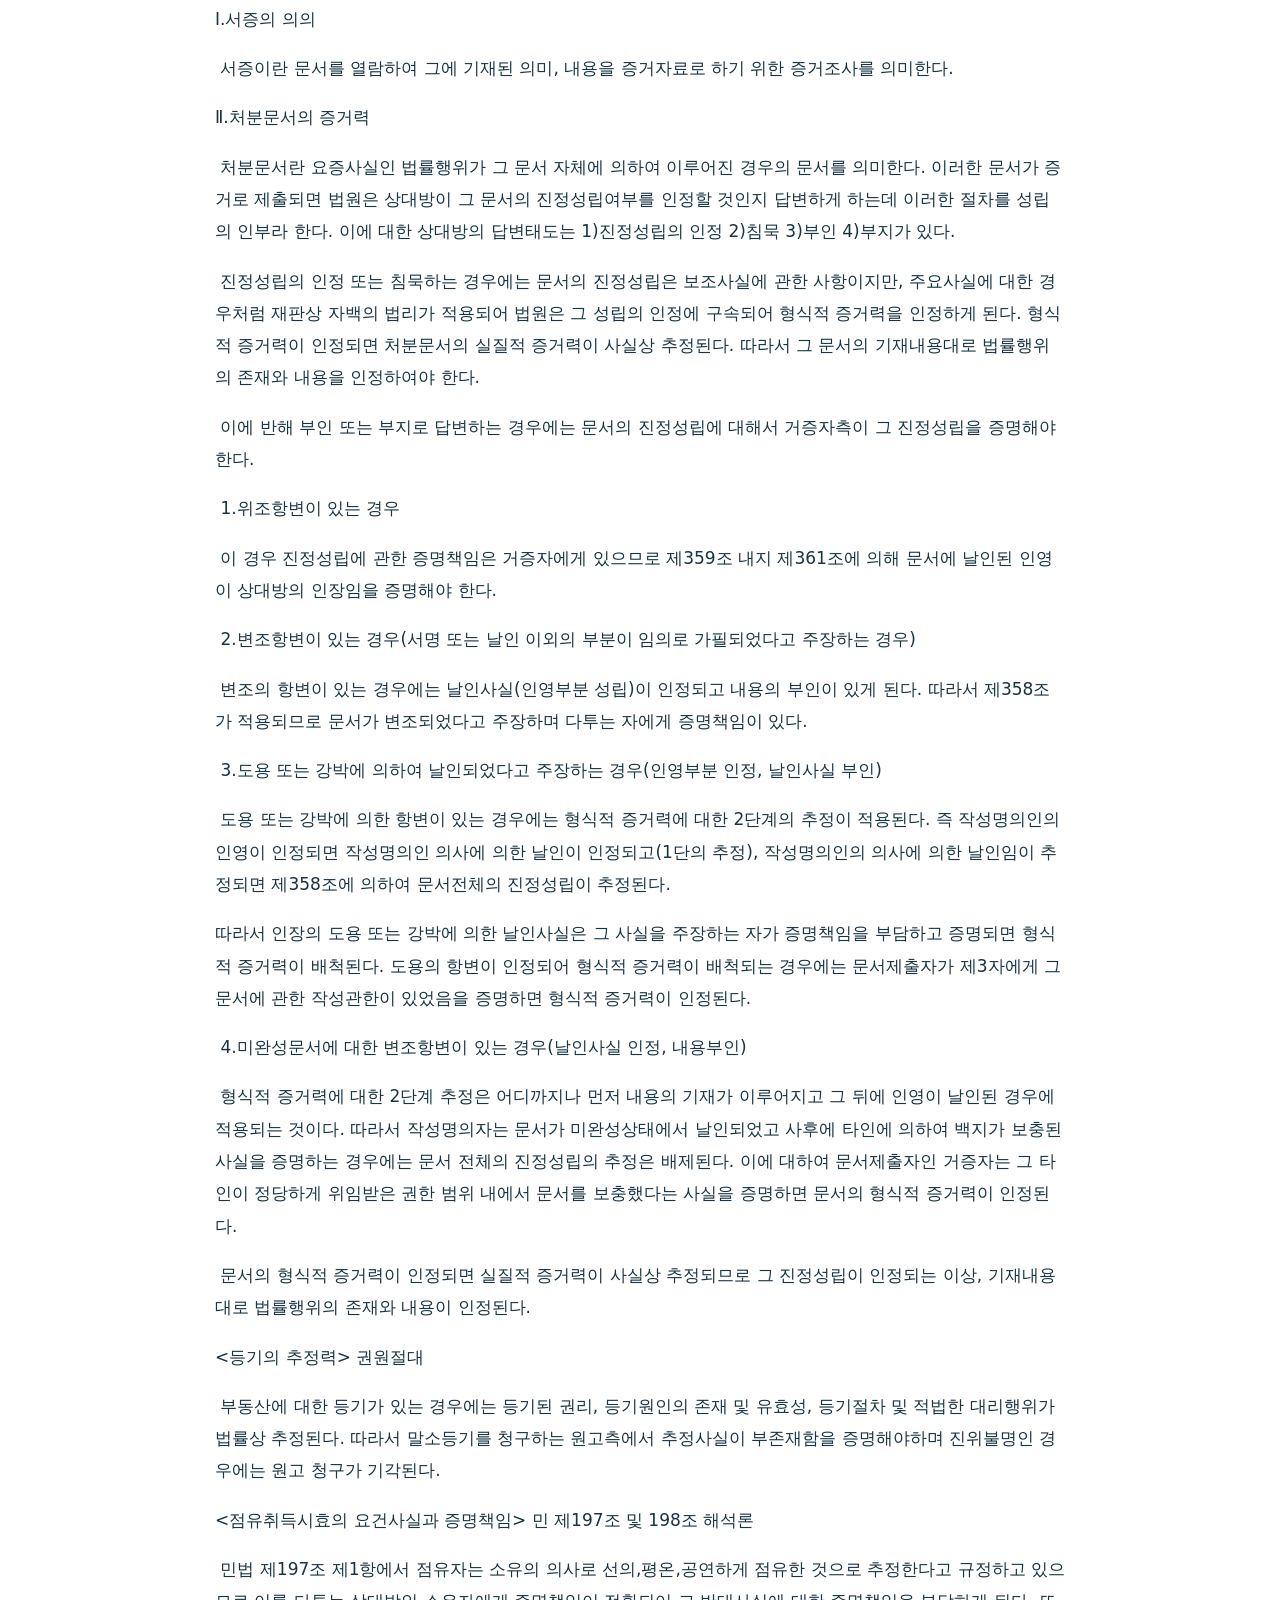
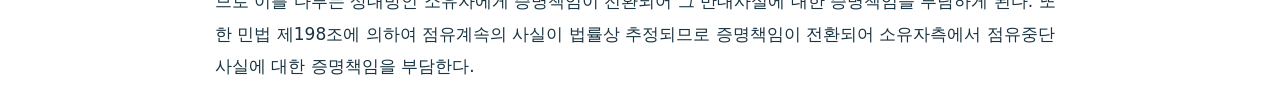
<file: sources/summary-notes.html>
<!doctype html><html lang="ko"><meta charset="utf-8"><meta name="viewport" content="width=device-width,initial-scale=1"><title>민소 중간고사 정리 · 원문 전사</title><style>body{max-width:850px;margin:30px auto;padding:0 20px;font:17px/1.9 system-ui;color:#193442}p{white-space:pre-wrap}aside{padding:16px;background:#fff3db;border-radius:12px}a{color:#17655b}</style><h1>민소 중간고사 정리 · 원문 전사</h1><aside>원래 HWP의 글을 읽기 위해 전사한 자료입니다. 원문의 옛 판례·오기까지 보존되어 있으므로, 앱의 교정 주의사항과 함께 보세요. 특히 추심명령 후 채무자의 당사자적격 설명은 2025년 전원합의체 판결로 변경되었습니다. OCR 없이 HWP 본문을 읽었으나 표·글꼴 등 원본 서식은 재현하지 않습니다.</aside><p><a href="../index.html">학습앱으로 돌아가기</a></p><p>&lt;관할&gt; 직/사/토/합/변(토-보특관경)</p>
<p>Ⅰ.관련재판적(제25조)</p>
<p>제25조 규정보고 객관적/주관적 관련성 있는지 판단(제65조 전문)</p>
<p>Ⅱ.합의관할(제29조)</p>
<p> 1.합의의 모습(부가적합의와 전속적 합의)</p>
<p> 법정관할 외에 1개 또는 수개의 법원을 더하는 부가적 합의와 특정법원에만 관할권을 인정하고 나머지 법정관할을 배제하는 전속적 합의가 있다. 당사자의 의사가 불분명한 경우에 판례는 법정관할법원 중 어느 하나의 법원을 합의하였다면 전속적 합의로 보나, 법정관할법원 외의 법원으로 합의하였다면 부가적 합의로 본다.</p>
<p> 2.합의의 효력</p>
<p> 관할 합의가 있는 경우 합의의 내용에 따라 관할이 변동된다. 부가적 합의는 관할권 없는 법원에 관할권을 발생시키며, 전속적 합의는 합의한 법원에만 소를 제기해야하며, 다른 법정관할권을 소멸시킨다. 이 때 전속적 관할합의도 임의관할이며 전속관할이 아니다. 따라서 원고가 전속적 합의를 위반하여 다른 법정관할에 소를 제기하면, 이는 임의관할 위반 소제기로 피고가 이의 없이 본안변론하면 변론관할(제30조)이 생기며, 피고가 관할위반의 항변을 하면 전속적 합의법원으로 이송해야 한다.(제34조)</p>
<p> 관할 합의는 당사자 간의 소송상 합의이기 때문에 당사자와 그 포괄승계인에 대해서만 효력이 있으며, 특정승계인에 대해서는 채권승계인에게는 사적자치가 적용되므로 그 관할합의의 효력이 미치지만, 물권승계인에게는 물권법정주의가 적용되므로 그 합의의 효력이 미치지 않는다.</p>
<p>Ⅲ.관할위반 소제기에 대한 이송신청권 인정 여부(제34조 제1항)</p>
<p> 관할위반 소제기에 대하여 제34조 제1항의 이송신청권이 인정되는지 여부가 문제가 된다,</p>
<p> 판례는 당사자가 관할위반을 이유로 이송신청을 한 경우, 이는 단지 법원의 직권발동을 촉구하는 의미밖에 없고, 따라서 법원은 이에 대하여 재판을 할 의무가 없고, 이송신청기각결정에 대하여 당사자는 즉시항고로 불복할 수 없다고 하여 이송신청권을 부정한다.</p>
<p>&lt;채권자대위권과 당사자적격&gt; 본안판결을 받을 수 있는 적법한 자격</p>
<p>Ⅰ. 이행의 소 당사자적격</p>
<p> 1.원칙</p>
<p> 이행의 소에 있어서 당사자적격의 유무는 원고의 주장 자체에 의하여 구비된다. 따라서 자기에게 이행청구권이 있음을 주장하는 자가 원고적격을 가지며 이행의무자로 주장된 자가 피고적격을 갖는다. 실제로 이행청구권이 있는지 여부는 본안에서 판단될 문제이지 당사자적격의 문제는 아니다. 따라서 이행청구권자가 아님이 판명되더라도 청구기각의 판결을 하여야 하며, 당사자적격의 흠결로 소를 각하할 것은 아니다.</p>
<p> 2.예외(제3자 소송담당에서의 당사자적격)</p>
<p> 제3자 소송담당이란 권리관계의 주체 이외의 제3자가 당사자적격을 갖는 것, 즉 제3자가 소송수행권(관리처분권)을 갖는 것을 의미한다. 제3자 소송담당에서는 이행의 소라도 원고 주장 자체로 당사자적격이 구비되는 것이 아니라 그 당사자적격의 요건을  구비해야 하며 흠결 시에는 소가 각하된다.</p>
<p> 제3자 소송담당 중 병행형 소송담당형인 채권자대위소송에서 당사자적격을 갖기 위해서는 1)피보전채권, 2)보전의 필요성, 3)채무자의 권리불행사라는 요건이 구비되어야 하고 흠결이 있는 경우 당사자적격이 없어 소가 각하된다. 본안요건인 피대위권리가 흠결된 경우에는 청구가 기각되어야 한다.  </p>
<p>&lt;추심금 청구의 소와 원고적격&gt;</p>
<p>Ⅰ.가압류명령을 받은 경우 채무이행의 소제기의 적법성</p>
<p> 채권에 대한 가압류가 있더라도 이는 가압류채무자가 제3채무자로부터 현실로 급부를 추심하는 것만을 금지하는 것이므로, 가압류채무자는 제3채무자를 상대로 그 이행을 구하는 소송을 제기할 수 있고, 법원은 가압류가 되어있음을 이유로 이를 배척할 수는 없다.</p>
<p>Ⅱ.압류·추심명령을 받아 확정된 경우 채무이행의 소제기의 적법성</p>
<p> 채권에 대한 압류 및 추심명령을 받아 확정 된 경우에는 제3채무자에 대한 소는 추심채권자만이 제기할 수 있고, 채무자는 피압류채권에 대한 이행소송을 제기할 당사자적격을 상실한다. 따라서 원고적격이 없으므로 소는 각하된다.</p>
<p>Ⅲ.압류·전부명령을 받아 확정 된 경우 채무이행의 소제기의 적법성</p>
<p> 채권에 대한 전부명령이 있는 경우에는 채무자가 자기가 이행청구권자임을 주장하는 이상 원고적격을 가지므로 소제기는 적법하지만, 실체법상 이행청구권은 전부명령자에게 이전되었으므로 본안에서 이행청구권이 없음을 이유로. 청구기각된다.</p>
<p>&lt;법정대리권 소멸통지&gt; 제63조 규정 숙지</p>
<p>&lt;표현대리의 법리 적용 여부&gt; 무권대리(대표)행위와 이에 대한 상대방의 구제책</p>
<p> 민사소송법상 무권대리(대표)에 대하여 민법상의 표현대리 규정을 적용할 수 있는지 문제가 된다.</p>
<p> 판례는 민법상의 표현대리 규정은 ‘거래의 안전’을 위한 규정이므로 ‘절차의 안정’을 중요시하는 소송행위에는 적용될 수 없으며, 민사소송법에는 이를 인정하는 규정이 없으므로 부정하는 입장이다. 따라서 무권대리(대표)행위는 무효라 할 것이다. </p>
<p> 다만 법인의 고의나 태만에 의하여 부실등기가 된 경우에는 묵시적 추인을 인정하여 무권대리의 하자가 치유된 것으로 보므로 무권대리인의 소송행위는 유효하게 된다.(제64조, 제60조)</p>
<p>&lt;소송요건조사와 본안판결의 순서&gt; 소송요건의 선순위성</p>
<p> 소송요건의 존부가 불명한 경우에도, 청구가 이유 없음이 명백한 경우에 소송요건 구비 여부를 따질 필요 없이 청구기각의 본안판결을 할 수 있는지 문제가 된다.</p>
<p> 판례는 소송요건은 본안판결의 요건이므로, 소송요건의 존부를 검토하지 않고 먼저 원고청구의 기각판결을 할 수 없다고 본다. 따라서 법원이 소각하판결도 하고, 청구기각판결도 해야 한다고 판단되는 경우에는 ‘소송요건 선순위성’에 의하여 소각하판결을 해야한다.</p>
<p>&lt;강제집행이 불가능하거나 현저히 곤란한 경우에도 권리보호이익이 인정되는지 여부&gt;</p>
<p>Ⅰ.문제의 제기</p>
<p> 원칙적으로 현재이행의 소에는 권리보호이익이 인정되는데 강제집행이 불가능하거나 현저히 곤란한 경우에도 권리보호이익이 인정되는지 문제가 된다.</p>
<p>Ⅱ.판례</p>
<p> 판례는 1)판결절차는 ‘관념적 분쟁해결절차’로서 ‘사실적인 해결절차’인 강제집행절차와는 별도의 의미를 가지며, 2)집행권원의 보유는 피고에게 심리적 압박이 되므로 권리보호이익을 인정한다.</p>
<p>Ⅲ.구체적 사안</p>
<p> 1.가압류된 금전채권</p>
<p> 금전채권에 대한 가압류가 있더라도 이는 채무자가 제3채무자로부터 급부를 추심하는 것을 금지하는 것일뿐, 채무자는 제3채무자를 상대로 이행을 구하는 소송을 제기할 수 있다. 이 때 법원은 채무자의 제3채무자에 대한 채권이 가압류되어 있다 하더라도, 1)집행권원을 취득할 필요가 있고 2)시효를 중단할 필요가 있으며 3)이행을 명하는 판결이 있더라도 강제집행과정에서 이를 저지하면 될 것이기 때문에 본안 전부 인용판결이 가능하다.</p>
<p> 2.가압류된 소유권이전등기청구권</p>
<p> 소유권이전등기청구권에 대한 가압류가 있더라도 이는 채무자가 제3채무자로부터 급부를 추심하는 것을 금지하는 것일뿐, 채무자는 제3채무자를 상대로 이행을 구하는 소송을 제기할 수 있다. </p>
<p> 다만 이 경우 금전채권과는 달리  법원이 본안 전부 인용판결을 하는 경우에는 이는 의사의 진술을 명하는 판결로 집행과정에서 이를 저지할 방법이 없기 때문에 법원은 가압류의 해제를 조건으로 인용판결을 하여야 한다.</p>
<p>&lt;장래이행의 소&gt; 제251조</p>
<p>청구적격: 청구권이 변론종결 뒤 이행기가 도래할 것이 명백한 경우(ex조건 성취의 개연성이 큰 경우)</p>
<p>미리 청구할 필요성: 이행기 도래시까지 채무자가 임의이행을 거부할 것이 명백한 경우(ex현재 이행기 도래분에 대한 불이행이 있으면 장래의 분도 임의이행을 거부할 수 없는 경우, 의무자가 이행의무의 존재를 다투는 경우, but 채무자의 무자력으로 강제집행을 기대할 수 없는 경우에는 가압류·가처분의 대상이 될 뿐 미리 청구할 필요성 부정)</p>
<p>&lt;소송물&gt;</p>
<p>구소송법이론(判): 청구원인에 의해 특정되는 실체법상 권리관계로서 단복이동의 식별기준이 되는 것</p>
<p>일지설: 청구취지를 기준으로 판단</p>
<p>이지설: 사실관계를 기준으로 판단</p>
<p>*일부청구의 소송물</p>
<p> 일부청구긍정설, 일부청구부정설, 명시설이 대립한다. 판례는 일부청구임을 명시한 경우에는 일부만이 소송물로 되지만, 명시하지 않은 경우(묵시적 일부청구)에는 전부를 소송물로 보아야 한다는 명시설의 입장이다. 명시 여부에 관하여 반드시 전체 액수를 특정하여 그 중 일부만을 청구하고 나머지에 대한 청구를 유보하는 취지임을 밝혀야 할 필요는 없다고 한다.</p>
<p>&lt;중복소제기금지&gt; 제259조(채권자대위소송, 상계, 일부청구)</p>
<p>Ⅰ.의의 </p>
<p> 중복소제기의 금지란 이미 법원에 사건이 계속되어 있을 때에는 그와 동일한 사건에 대하여 당사자는 다시 소를 제기하지 못한다는 원칙을 말하는 것으로 판결의 모순, 저촉을 방지하기 위한 것이다.</p>
<p>Ⅱ.요건</p>
<p> 1.전후 양소의 당사자가 동일</p>
<p> 중복소제기가 되기 위해서는 전후 양소의 당사자가 동일하여야 하는데, 당사자가 동일하지 않더라도, 전소 당사자가 받은 판결의 기판력이 후소의 당사자에게 미치는 경우 예외적으로 당사자 동일이 인정된다.(제218조 제1항의 변종 뒤 승계인, 제218조 제3항의 채권자대위소송과 중복소제기의 문제 채권자취소소송과 중복소제기의 문제)</p>
<p> 2.전후 양소의 소송물이 동일</p>
<p> 소송계속의 발생은 소송물에만 발생하고, 소송물의 공격방법의 내용을 이루는 권리관계의 경우에는 소송계속이 발생하지 않는다. </p>
<p>  가. 상계의 항변으로 주장한 권리를 반대채권으로 구하는 소를 제기한 경우 중복소제기가 되는지가 문제가 된다. 이에 판례는 상계 항변 자체가 소송물이 아니고 방어방법이므로 소송계속이 발생하지 않으며 양 청구의 소송물이 다르므로 중복소제기를 부정한다. 따라서 이부, 이송 또는 변론병합 등으로 판결의 모순, 저촉을 방지하여야 함이 타당하다.</p>
<p>  나. 일부청구 소송계속 중 별소로 잔부청구를 하는 것이 중복소제기에 해당하는지가 문제가 된다. 판례는 명시설에 따라 명시적 일부청구를 한 경우 일부에 대해서만 소송계속이 발생하고 잔부청구에 대해서는 소송계속이 발생하지 않으므로 중복소제기에 해당하지 않는다고 보고, 묵시적 일부청구의 경우에는 소송계속의 효과가 잔부청구에도 미치는 것이므로 중복소제기에 해당한다고 본다.</p>
<p> 3.전소 계속 중 후소 제기</p>
<p> 소송계속의 선후 판단 기준은 소제기시가 아닌, 소장부본송달시를 기준으로 한다. 이 때 전소가 소송요건을 구비하지 못한 부적법한 소라도, 각하되어 그 소송계속이 소멸하지 않는 한 후소는 중복소제기에 해당한다. </p>
<p>Ⅲ.중복소제기의 소송법상 효과</p>
<p> 중복소제기에 해당하는 후소는 권리보호자격 중 법률상 제소금지 사유에 해당하여 부적법 각하되어야 한다. 이를 간과한 판결은 위법하지만, 판결확정 전에는 제423조 일반적 상소이유로서 취소할 수 있으나, 판결확정 후에는 재심사유가 되는 것은 아니다. 따라서 유효한 판결이 된다. 이 경우 어느 것이 먼저 계속되었는지를 불문하고, 먼저 확정된 판결이 효력이 있고 뒤에 확정된 판결은 제451조 제1항 제10호 재심의 소에 의하여 취소된다.</p>
<p>&lt;일부청구와 시효중단의 범위&gt;</p>
<p> 재판상청구가 있으면 시효가 중단되는데, 일부청구의 경우 잔부에 관하여도 시효중단의 효력이 발생하는지가 문제된다. 판례는 명시설의 입장에서 명시적 일부청구의 경우에는 일부만이 소송물이므로 일부만 시효중단되지만, 묵시적 일부청구의 경우에는 전부에 대하여 시효중단의 효력이 발생한다고 본다. </p>
<p> 또한 판례는 일부만을 청구한 경우에도 그 취지로 보아 채권 전부에 관하여 판결을 구하는 것으로 해석된다면, 그 청구액을 소송물인 채권의 전부로 보아야 하고, 이 경우에는 채권의 동일성이 인정되는 범위 내에서 그 전부에 관하여 시효중단의 효력이 발생한다고 본다. (ex 손해액특정이 어려운 경우)</p>
<p>&lt;건물매수청구권을 행사하는 경우 상환이행판결 가부&gt;</p>
<p>Ⅰ.문제의 제기</p>
<p> 원고의 건물철거 및 토지인도청구 소송에 대하여 피고가 건물매수청구권을 행사한 경우 원고의 청구에 건물 매매대금지급과 상환으로 건물인도를 구하는 청구가 포함되어있는지 및 법원의 조치가 문제가 된다.</p>
<p>Ⅱ.건물철거 및 토지인도청구와 건물매수청구권의 행사</p>
<p> 판례는 양자의 청구취지는 건물철거와 건물인도로 다르고, 소송물의 동일성도 인정되지 않으므로 건물철거 및 토지인도청구 속에 건물의 매매대금지급과 상환으로 건물의 인도를 구하는 청구가 포함되어 있다고 볼 수 없고, 원고의 건물매수대금지급과 상환으로 피고에게 건물인도를 명하는 판결은 처분권주의에 반하여 위법하다고 본다. 따라서 원고의 청구는 기각되어야 한다.</p>
<p>Ⅲ.법원의 석명의무</p>
<p> 다만 판례는 법원으로서는 청구기각판결을 하기 전에 원고가 종전의 청구를 계속 유지할 것인지, 아니면 대금지급과 상환으로 건물의 인도를 청구할 의사가 있는 것인지를 석명할 의무가 있다고 본다. 따라서 원고가 청구를 변경하는 경우에는 상환이행판결이 가능하고, 원고가 청구를 변경하지 않는 이상 원고의 청구는 기각된다.</p>
<p>&lt;점유취득시효와 변론주의 적용여부&gt;</p>
<p>Ⅰ.문제의 제기</p>
<p> 변론주의는 법률효과를 발생시키는 실체법상 구성요건사실인 주요사실에만 적용되는 것인데, 점유취득시효에 있어서 취득시효의 기산일 및 점유권원에 변론주의가 적용되어 법원이 당사자가 주장한 사실에 구속되어 판단해야하는지 문제가 된다. </p>
<p>Ⅱ.취득시효 기산일 및 점유권원이 주요사실인지 여부</p>
<p> 판례는 취득시효의 기산점은 주요사실이 아닌 주요사실의 존부를 추인케하는 간접사실에 불과하여 변론주의가 적용되지 않으므로 법원은 당사자의 주장에 구속되지 아니하고 소송자료에 의하여 진정한 점유의 시기를 인정할 수 있다고 본다.</p>
<p> 또한 점유의 권원도 간접사실에 지나지 아니하는 것이므로 법원으로서는 당사자의 주장에 구속됨 없이 소송자료에 의하여 인정되는 바에 따라 취득시효 완성 여부를 판단할 수 있다.</p>
<p>&lt;상계항변의 판단순서&gt;</p>
<p> 본래 예비적 주장은 처분권주의가 적용되지 않아 법원은 당사자가 정한 심판순서에 구속되지 않음이 원칙이다. 다만 예외적으로 소송상 상계의 항변은 1)판결의 이유 중에서 판단되지만 기판력이 생기고(제216조 제2항), 2)피고의 반대채권이 함께 소멸되는 출혈적 항변이므로 상계의 항변은 최후에 판단하여야 한다.</p>
<p>&lt;부인과 항변의 구별&gt;</p>
<p>Ⅰ.부인과 항변의 의의</p>
<p> 부인이란 상대방이 증명책임을 지는 주장사실을 아니라고 부정하는 진술을 의미하고 이에는 단순히 상대방의 주장사실이 진실이 아니라고 부정하는 직접부인과, 상대방의 주장사실과 양립되지 않는 사실을 적극적으로 주장하는 간접부인이 있다. </p>
<p> 항변이란 원고의 청구를 배척하기 위하여 원고의 주장사실이 진실임을 전제로 이와 양립가능한 별개의 사실에 대한 피고의 주장을 의미한다.</p>
<p>Ⅱ.부인과 항변 구별의 실익</p>
<p> 1.증명책임의 분배</p>
<p> 부인의 경우에는 부인의 상대방이 부인당한 사실에 대한 증명책임이 있지만, 항변의 경우에는 항변한 자에게 항변사실에 대한 증명책임이 있다.</p>
<p> 2.판결이유의 설시</p>
<p> 원고의 청구를 인용하는 경우 판결문의 이유란에 부인 및 항변을 배척하는 판단을 설시해야하는지가 문제가 된다. 부인의 경우에는 원고의 청구를 인용하는 경우 이와 양립이 불가능한 사실인 부인이 자동배척되므로 판결이유에 부인의 사실을 배척하는 판단은 필요로 하지 않는다. 이에 반해 항변의 경우에는 원고의 주장과 양립이 가능한 사실이므로 원고의 청구를 인용하는 경우에도 판결의 이유에 항변을 배척하는 판단을 설시해야하며 이를 하지 않는 경우에는 판단누락의 위법이 있는 판결이 된다.</p>
<p>&lt;권리자백 중 선결적 법률관계에 대한 재판상 자백의 대상이 되는지&gt;</p>
<p> 재판상 자백이란 당사자가 변론 또는 준비절차에서 상대방주장과 일치하고 자기에게 불리한 주요사실의 진술을 하는 것을 의미한다. 이에 대해 권리자백이란 상대방 주장의 ‘법률상’ 진술 또는 의견에 대한 자기에게 불리한 진술을 말하는 것으로서, 자기에게 불리한 ‘사실’의 진술인 재판상 자백과는 구별된다. 주요사실에 대해서만 적용되는 재판상 자백이 법률상 진술인 권리자백에 적용될 수 있는지 문제가 된다.</p>
<p> 권리자백중 선결적 법률관계를 인정하는 진술이 재판상 자백의 대상이 되는지에 대하여 판례는 선결적 법률관계에 대한 진술은 주요사실에 대한 진술로 볼 수 있으므로 이에 대한 재판상 자백이 성립될 수 있다고 본다. 따라서 법원을 구속하며 법원은 다른 사실 인정권이 부정된다.</p>
<p>&lt;서증&gt;</p>
<p>Ⅰ.서증의 의의</p>
<p> 서증이란 문서를 열람하여 그에 기재된 의미, 내용을 증거자료로 하기 위한 증거조사를 의미한다. </p>
<p>Ⅱ.처분문서의 증거력</p>
<p> 처분문서란 요증사실인 법률행위가 그 문서 자체에 의하여 이루어진 경우의 문서를 의미한다. 이러한 문서가 증거로 제출되면 법원은 상대방이 그 문서의 진정성립여부를 인정할 것인지 답변하게 하는데 이러한 절차를 성립의 인부라 한다. 이에 대한 상대방의 답변태도는 1)진정성립의 인정 2)침묵 3)부인 4)부지가 있다. </p>
<p> 진정성립의 인정 또는 침묵하는 경우에는 문서의 진정성립은 보조사실에 관한 사항이지만, 주요사실에 대한 경우처럼 재판상 자백의 법리가 적용되어 법원은 그 성립의 인정에 구속되어 형식적 증거력을 인정하게 된다. 형식적 증거력이 인정되면 처분문서의 실질적 증거력이 사실상 추정된다. 따라서 그 문서의 기재내용대로 법률행위의 존재와 내용을 인정하여야 한다.</p>
<p> 이에 반해 부인 또는 부지로 답변하는 경우에는 문서의 진정성립에 대해서 거증자측이 그 진정성립을 증명해야한다.</p>
<p> 1.위조항변이 있는 경우</p>
<p> 이 경우 진정성립에 관한 증명책임은 거증자에게 있으므로 제359조 내지 제361조에 의해 문서에 날인된 인영이 상대방의 인장임을 증명해야 한다.</p>
<p> 2.변조항변이 있는 경우(서명 또는 날인 이외의 부분이 임의로 가필되었다고 주장하는 경우)</p>
<p> 변조의 항변이 있는 경우에는 날인사실(인영부분 성립)이 인정되고 내용의 부인이 있게 된다. 따라서 제358조가 적용되므로 문서가 변조되었다고 주장하며 다투는 자에게 증명책임이 있다. </p>
<p> 3.도용 또는 강박에 의하여 날인되었다고 주장하는 경우(인영부분 인정, 날인사실 부인)</p>
<p> 도용 또는 강박에 의한 항변이 있는 경우에는 형식적 증거력에 대한 2단계의 추정이 적용된다. 즉 작성명의인의 인영이 인정되면 작성명의인 의사에 의한 날인이 인정되고(1단의 추정), 작성명의인의 의사에 의한 날인임이 추정되면 제358조에 의하여 문서전체의 진정성립이 추정된다.</p>
<p>따라서 인장의 도용 또는 강박에 의한 날인사실은 그 사실을 주장하는 자가 증명책임을 부담하고 증명되면 형식적 증거력이 배척된다. 도용의 항변이 인정되어 형식적 증거력이 배척되는 경우에는 문서제출자가 제3자에게 그 문서에 관한 작성관한이 있었음을 증명하면 형식적 증거력이 인정된다.</p>
<p> 4.미완성문서에 대한 변조항변이 있는 경우(날인사실 인정, 내용부인)</p>
<p> 형식적 증거력에 대한 2단계 추정은 어디까지나 먼저 내용의 기재가 이루어지고 그 뒤에 인영이 날인된 경우에 적용되는 것이다. 따라서 작성명의자는 문서가 미완성상태에서 날인되었고 사후에 타인에 의하여 백지가 보충된 사실을 증명하는 경우에는 문서 전체의 진정성립의 추정은 배제된다. 이에 대하여 문서제출자인 거증자는 그 타인이 정당하게 위임받은 권한 범위 내에서 문서를 보충했다는 사실을 증명하면 문서의 형식적 증거력이 인정된다.</p>
<p> 문서의 형식적 증거력이 인정되면 실질적 증거력이 사실상 추정되므로 그 진정성립이 인정되는 이상, 기재내용대로 법률행위의 존재와 내용이 인정된다.</p>
<p>&lt;등기의 추정력&gt; 권원절대</p>
<p> 부동산에 대한 등기가 있는 경우에는 등기된 권리, 등기원인의 존재 및 유효성, 등기절차 및 적법한 대리행위가 법률상 추정된다. 따라서 말소등기를 청구하는 원고측에서 추정사실이 부존재함을 증명해야하며 진위불명인 경우에는 원고 청구가 기각된다.</p>
<p>&lt;점유취득시효의 요건사실과 증명책임&gt; 민 제197조 및 198조 해석론</p>
<p> 민법 제197조 제1항에서 점유자는 소유의 의사로 선의,평온,공연하게 점유한 것으로 추정한다고 규정하고 있으므로 이를 다투는 상대방인 소유자에게 증명책임이 전환되어 그 반대사실에 대한 증명책임을 부담하게 된다. 또한 민법 제198조에 의하여 점유계속의 사실이 법률상 추정되므로 증명책임이 전환되어 소유자측에서 점유중단사실에 대한 증명책임을 부담한다.</p></html>
</file>
<file: reading.css>
:root{color-scheme:light;--ink:#20352f;--muted:#63766e;--green:#173c36;--line:#dfe6df;--paper:#fff;--bg:#f4f5ef;--accent:#b97432;font-family:"Malgun Gothic","Apple SD Gothic Neo",system-ui,sans-serif;font-size:16px}*{box-sizing:border-box}body{margin:0;background:var(--bg);color:var(--ink)}button,input,textarea,select{font:inherit}button,.button{border:1px solid var(--line);background:white;color:var(--ink);border-radius:9px;padding:10px 15px;cursor:pointer;text-decoration:none;display:inline-block}button:hover,.button:hover{background:#eef3ed;border-color:#afc2b8}button:focus-visible,a:focus-visible,input:focus-visible,textarea:focus-visible,select:focus-visible{outline:3px solid #b97432;outline-offset:3px}button.active,button.primary{background:var(--green);color:white;border-color:var(--green)}a{color:#285c50;text-underline-offset:3px}h1,h2,h3,p{margin-top:0}h1{font-size:30px;letter-spacing:-1px;margin-bottom:10px}h2{font-size:21px}h3{font-size:18px}p{line-height:1.7}.small,small{font-size:13px;line-height:1.65;color:var(--muted)}.top{display:flex;align-items:center;gap:25px;padding:16px 28px;background:#fff;border-bottom:1px solid var(--line)}.brand{display:flex;align-items:center;gap:11px;text-decoration:none;color:var(--ink);font-weight:800;font-size:19px}.brand small{display:block;font-weight:400;font-size:12px}.brand-icon{font-family:serif;background:var(--green);color:#fff;width:42px;height:42px;text-align:center;line-height:42px;border-radius:12px;font-size:26px}.top nav{display:flex;gap:7px;flex:1}.quiet{background:transparent;color:var(--muted)}main{max-width:1600px;margin:auto;padding:30px 30px 60px}.hero{display:flex;align-items:flex-end;justify-content:space-between;gap:20px;margin-bottom:24px}.eyebrow{color:var(--accent);font-size:12px;letter-spacing:2px;font-weight:bold;margin-bottom:10px}.hero p{margin:0;color:var(--muted);max-width:770px}.stats{display:flex;gap:22px;white-space:nowrap}.stats strong{display:block;font-size:25px}.stats span{font-size:12px;color:var(--muted)}.workspace{display:grid;grid-template-columns:250px minmax(0,1fr);gap:24px}.sidebar{align-self:start;position:sticky;top:16px;border:1px solid var(--line);background:white;border-radius:15px;padding:12px;max-height:calc(100vh - 40px);overflow:auto}.sidebar h2{font-size:12px;color:var(--muted);padding:7px 9px;margin:0}.unit{display:flex;width:100%;align-items:center;justify-content:space-between;border:0;text-align:left;padding:10px;font-size:14px;gap:8px;margin-bottom:3px}.unit.active{background:#e9f0e9;color:var(--green);font-weight:700}.unit .number{font-size:11px;min-width:20px;color:var(--muted)}.filters{display:flex;align-items:center;gap:9px;flex-wrap:wrap;margin-bottom:17px}.filters input[type=search]{flex:1;min-width:200px;padding:11px 14px;border:1px solid var(--line);border-radius:9px;background:white}.filters select{max-width:210px;border:1px solid var(--line);border-radius:9px;padding:10px;background:white}.filters label{font-size:13px;display:flex;gap:6px;align-items:center}.section-title{display:flex;align-items:center;gap:12px;justify-content:space-between}.section-title h2{margin:0 0 14px}.cards{display:grid;grid-template-columns:repeat(2,minmax(0,1fr));gap:14px}.card{background:white;border:1px solid var(--line);padding:19px;border-radius:13px;display:flex;flex-direction:column;gap:10px}.card h3{line-height:1.5;margin:0}.card p{margin:0;font-size:14px;color:var(--muted)}.card .tags{margin-top:auto}.tags{display:flex;gap:6px;flex-wrap:wrap}.tag{font-size:11px;border-radius:5px;padding:4px 7px;background:#edf1e9;color:#486151;display:inline-block}.tag.warn{background:#fff1d9;color:#986329}.card-footer{display:flex;justify-content:space-between;align-items:center;padding-top:5px;gap:10px}.case-list{background:white;border:1px solid var(--line);border-radius:13px;overflow:hidden}.case-row{display:grid;grid-template-columns:70px minmax(0,1fr) 145px 110px;align-items:center;gap:15px;padding:17px 20px;border-bottom:1px solid var(--line)}.case-row:last-child{border:0}.case-row h3{font-size:16px;margin:0 0 5px;line-height:1.5}.case-row .case-number{color:var(--muted);font-size:12px}.case-row button{padding:8px 11px}.empty{padding:40px;text-align:center;color:var(--muted);background:white;border-radius:12px}.back{margin-bottom:17px}.reading-heading{display:flex;align-items:flex-start;justify-content:space-between;gap:15px}.reading-heading h1{font-size:23px;line-height:1.5}.reading-heading p{margin-bottom:15px}.reading-grid{display:grid;grid-template-columns:minmax(0,1fr) minmax(0,1fr);gap:18px;align-items:start}.panel{background:white;border:1px solid var(--line);border-radius:14px;overflow:hidden;min-width:0}.panel-head{padding:16px 20px;border-bottom:1px solid var(--line);display:flex;align-items:center;justify-content:space-between;gap:10px}.panel-head h2{margin:0;font-size:16px}.panel-body{padding:22px}.problem p{line-height:1.9}.question{border-left:3px solid var(--green);padding-left:15px;margin-top:23px;font-weight:600}.draft{width:100%;min-height:520px;resize:vertical;border:0;outline:0;padding:22px;line-height:1.85;background:#fffdf9;font-size:17px;color:var(--ink)}.draft:focus-visible{outline:2px solid #73978b;outline-offset:-3px}.save-line{padding:10px 20px;border-top:1px solid var(--line);font-size:12px;color:var(--muted);display:flex;justify-content:space-between;gap:10px}.tools{display:flex;gap:8px;flex-wrap:wrap}.source-tools{padding:13px 17px;display:flex;align-items:center;gap:8px;flex-wrap:wrap;background:#f7f8f4}.source-tools select{min-width:0;max-width:100%;border:1px solid var(--line);padding:7px;border-radius:7px}.source-tools a,.source-tools button{font-size:12px}.source-image{width:100%;height:auto;display:block;cursor:zoom-in;background:white}.image-note{padding:10px 17px;font-size:12px;color:var(--muted)}.model-body{max-height:75vh;overflow:auto}.tools button:disabled{opacity:.45;cursor:default}.quote{white-space:pre-wrap;line-height:1.85;background:#fffdf6;border-left:3px solid var(--accent);padding:19px;margin:0 0 8px}.quote-source{margin-bottom:22px;font-size:12px;color:var(--muted)}.law-layout{display:grid;grid-template-columns:minmax(0,1.15fr) minmax(330px,.85fr);gap:20px;align-items:start}.law-context{padding:18px;background:#eaf0e9;border-radius:11px;margin-bottom:20px}.law-context p{margin-bottom:0;font-size:14px}.member{display:block;padding:15px 0;border-bottom:1px solid var(--line)}.member button{width:100%;text-align:left;border:0;padding:0;background:transparent}.member strong{display:block;font-size:15px;line-height:1.6}.member small{display:block}.member .tags{margin-top:6px}.member-summary{border:1px solid var(--line);border-radius:8px;padding:12px;margin-top:10px;background:#fafbf7;font-size:13px;line-height:1.8}.notice{background:#fff4df;border:1px solid #e8d4ad;border-radius:9px;padding:13px 16px;font-size:13px;line-height:1.7;margin-bottom:16px}.notice p:last-child{margin-bottom:0}details{margin-top:12px}summary{cursor:pointer;color:var(--muted);font-size:13px}.related-links{margin-top:24px;display:flex;flex-direction:column;gap:8px}.studied{display:flex;align-items:center;gap:6px;font-size:13px}.law-original-select{width:100%;padding:11px;border:1px solid var(--line);border-radius:8px;margin-bottom:14px}#toast{position:fixed;bottom:20px;left:50%;transform:translateX(-50%);background:#173c36;color:white;padding:11px 18px;border-radius:9px;z-index:20;display:none;max-width:90vw}dialog{border:1px solid var(--line);border-radius:15px;padding:25px;max-width:540px;width:calc(100% - 28px)}dialog::backdrop{background:#11251baa}#zoom{max-width:1300px;width:96vw;height:93vh;padding:0}#zoom-content{overflow:auto;height:calc(100% - 63px);background:#cbd1c9}#zoom-content img{width:1200px;max-width:none;display:block;margin:auto}.zoom-toolbar{height:63px;display:flex;justify-content:space-between;align-items:center;padding:10px 20px}.danger{color:#9b3b32}.continuation{font-size:13px;color:var(--muted)}.law-empty-quote{padding:16px;background:#f7f8f4;border-radius:10px;font-size:14px;line-height:1.8}input[type=checkbox]{accent-color:var(--green)}
.tag.important{background:#e9edff;color:#333f99;border:1px solid #a5afea;font-weight:700}.reading-heading .tags{margin-bottom:12px}.top nav button{white-space:nowrap}.class-problem .question{font-weight:400}
.case-list-index{display:inline-block;color:#173c36;font-weight:800;margin-right:4px;font-variant-numeric:tabular-nums}
.quiz-focused>.hero,.quiz-focused>.continuation,.quiz-focused .workspace>.sidebar,.quiz-focused .workspace>section>.filters{display:none}
.quiz-focused .workspace{grid-template-columns:minmax(0,1fr);max-width:850px;margin:auto}
.ox-stage{background:#fff;border:1px solid var(--line);border-radius:15px;padding:28px;scroll-margin-top:16px;overflow-wrap:anywhere}
.ox-intro p{color:var(--muted)}.ox-topline{display:flex;align-items:center;justify-content:space-between;gap:12px;color:var(--muted);font-size:13px;margin-bottom:20px}.ox-topline>span{min-width:0}.ox-topline button{font-size:12px;flex-shrink:0;padding:8px}
.ox-progress-label{display:flex;justify-content:space-between;gap:12px;align-items:baseline;font-size:13px}.ox-progress-label strong{font-size:19px}.ox-stage progress{width:100%;height:8px;display:block;accent-color:var(--green);border:0;margin:12px 0 24px;border-radius:5px;overflow:hidden}.ox-stage progress::-webkit-progress-bar{background:#e9eee7}.ox-stage progress::-webkit-progress-value{background:var(--green)}
.ox-unit{font-size:12px;color:var(--muted);margin-bottom:10px}.ox-stage .ox-statement{font-size:22px;font-weight:650;line-height:1.85;margin:0 0 28px;word-break:keep-all;overflow-wrap:anywhere}.ox-stage h2:focus{outline:none}
.ox-choices{display:grid;grid-template-columns:1fr 1fr;gap:12px}.ox-choice{min-height:96px;display:flex;align-items:center;justify-content:center;gap:14px;border:2px solid #afc8bd;background:#f3f8f4;touch-action:manipulation}.ox-choice strong{font:750 37px/1 system-ui,sans-serif}.ox-choice span{font-size:16px;font-weight:700}.ox-x{border-color:#d3b5ae;background:#fff7f4;color:#8b463d}.ox-o{color:#28594a}.ox-choice.chosen{box-shadow:inset 0 0 0 2px currentColor}.ox-choice:disabled{cursor:default;opacity:.6}.ox-choice.chosen:disabled{opacity:1}.ox-choice:disabled:hover{background:inherit;border-color:inherit}
.ox-hint{text-align:center;font-size:13px;color:var(--muted);margin:16px 0 0}.ox-feedback{margin-top:24px;border-left:4px solid #638f79;background:#f1f6f1;padding:20px;border-radius:0 9px 9px 0}.ox-feedback.is-wrong{border-color:#b57349;background:#fff6ed}.ox-feedback h3{font-size:18px;margin:0 0 12px}.ox-feedback p{font-size:15px;line-height:1.9;margin:0 0 12px}.ox-feedback .ox-correct-answer{font-size:17px;font-weight:700}.ox-feedback .ox-caution{font-size:13px;color:#5e665f}.ox-feedback button{font-size:12px}.ox-next{width:100%;min-height:54px;margin-top:20px;touch-action:manipulation}.ox-save{margin:18px 0 0}.ox-score{font-size:17px}.ox-score strong{font-size:30px;margin-right:10px}.ox-wrong-title{font-size:17px;margin:30px 0 12px}.ox-wrong-list{padding-left:23px}.ox-wrong-list li{padding:18px 0;border-bottom:1px solid var(--line)}.ox-wrong-list p{margin:0 0 10px;font-size:15px}.ox-wrong-list strong{font-size:13px;display:block;margin-bottom:8px;color:#875132}.ox-wrong-list button{font-size:12px}.ox-all-correct{padding-top:22px;color:var(--muted)}
@media(max-width:700px){.ox-stage{padding:20px 17px;border-radius:12px}.ox-stage .ox-statement{font-size:19px;line-height:1.85;margin-bottom:24px}.ox-choice{min-height:82px;gap:10px}.ox-choice strong{font-size:33px}.ox-topline{gap:6px}.ox-topline>span{font-size:12px}.ox-feedback{padding:16px 14px}.ox-feedback .ox-correct-answer{font-size:16px}.ox-stage .tools{flex-direction:column}.ox-stage .tools button{min-height:48px}.quiz-focused{padding-top:17px}}
.unit-counts{display:flex;align-items:flex-end;flex-direction:column;gap:4px;flex-shrink:0}.unit-important{font-size:10px;line-height:1.5;padding:1px 5px;background:#e9edff;color:#333f99;border-radius:4px;white-space:nowrap}.unit-important.is-zero{background:#f3f4f2;color:#738078}.result-important{color:#333f99;font-weight:700;white-space:nowrap}.section-title small{text-align:right}
.law-toolbar{display:flex;align-items:center;justify-content:space-between;gap:10px;flex-wrap:wrap;margin:0 0 20px}.law-modes,.quick-tools{display:flex;gap:6px;flex-wrap:wrap}.law-toolbar button{padding:9px 12px;font-size:13px}.quick-tools button{color:#46585f;background:#f5f7ff;border-color:#d7ddf2}.quick-instruction{font-size:13px;color:var(--muted);margin-bottom:16px}.quick-card{gap:14px;align-self:start}.quick-card .tags{margin-top:0}.quick-question{display:flex;gap:10px;align-items:baseline}.qa-letter{font-size:13px;font-weight:800;color:#424b97;flex-shrink:0}.quick-question h3{font-size:17px;line-height:1.65;margin:0}.quick-answer{margin:0;border:1px solid #dce1f1;border-radius:9px;background:#f8f9ff}.quick-answer summary{padding:11px 14px;color:#38467e;font-weight:700;font-size:13px}.quick-answer[open] summary{border-bottom:1px solid #e0e5f4}.quick-answer-body{padding:15px}.card .quick-answer-text,.rule-guide .quick-answer-text{font-size:15px;line-height:1.85;color:var(--ink);margin:0 0 13px}.quick-answer-text .qa-letter{margin-right:10px}.card .quick-caution,.rule-guide .quick-caution{font-size:13px;color:#5e665e;line-height:1.8;margin:0 0 10px}.quick-caution strong{color:#63724e}.quick-card .card-footer{margin-top:auto;align-items:flex-start;border-top:1px solid var(--line);padding-top:12px;flex-wrap:wrap}.quick-card .card-footer small{flex:1;min-width:120px;font-size:11px}.quick-card .card-footer button{font-size:12px;white-space:nowrap;padding:8px 11px}.law-quick-intro{padding-bottom:20px;border-bottom:1px solid var(--line)}.law-quick-intro .quick-answer{margin-top:12px}.law-quick-intro .quick-question h3{font-size:17px}
@media(max-width:700px){.sidebar .unit-counts{flex-direction:row;align-items:center;gap:6px}.law-toolbar{align-items:stretch;gap:9px}.law-modes{width:100%}.law-modes button{flex:1}.quick-tools{width:100%}.quick-tools button{flex:1}.quick-question h3{font-size:17px}.quick-answer-body{padding:13px}}
@media(max-width:700px){.top nav{gap:5px}.top nav button{padding:10px 7px;font-size:12px}}
.original-text{white-space:pre-wrap;overflow-wrap:anywhere;margin:0;padding:24px;font:17px/1.9 "Malgun Gothic","Apple SD Gothic Neo",sans-serif;color:#253b32}.text-notice{padding:10px 17px;margin:0;border-bottom:1px solid var(--line);font-size:12px;line-height:1.7;color:var(--muted)}
.readable-text{padding:25px 28px;max-width:78ch;margin:0 auto;font-size:17px;line-height:1.95;overflow-wrap:break-word;word-break:normal;letter-spacing:0;color:#253b32}
.readable-text .readable-block{margin:0 0 1em;font:inherit;white-space:normal}
.readable-text .readable-major{font-weight:750;font-size:18px;line-height:1.65;margin:1.8em 0 .65em;padding:0 0 .45em;border-bottom:1px solid #dce5df;color:#173c36}
.readable-text .readable-minor{font-weight:700;font-size:17px;line-height:1.7;margin:1.35em 0 .4em}
.readable-text .readable-question{font-weight:700;line-height:1.8;border-left:3px solid #698d79;padding:9px 13px;background:#f1f5ee;margin:1.4em 0 .8em}
.readable-text .readable-item{padding-left:1.1em;text-indent:-1.1em;margin-top:1em}
.readable-text .readable-folio{font-size:12px;color:var(--muted);text-align:right;margin:0 0 .6em}
.readable-text .readable-block:first-child{margin-top:0}
.readable-text .readable-block:last-child{margin-bottom:0}
.readable-text .readable-highlight{background:#fff5cf;box-shadow:-5px 0 0 #e7c466;padding-right:7px}
.reading-edits{margin:0 24px 20px;padding:12px 15px;background:#fbf9f0;border:1px solid #e7dfc6;border-radius:9px}
.reading-edits summary{font-size:12px;color:#71603c}.reading-edits ul{padding-left:20px;margin-bottom:0;font-size:13px;line-height:1.8}.reading-edits li{margin-bottom:15px}.reading-edits li:last-child{margin-bottom:0}.reading-edits li p{margin:5px 0;color:var(--muted);font-size:12px;line-height:1.7}.reading-edits a{font-size:12px}.edit-before{text-decoration:line-through;color:#876e55}
@media(max-width:700px){.readable-text{padding:21px 18px;font-size:17px;line-height:1.95}.readable-text .readable-major{font-size:18px}.reading-edits{margin:0 15px 17px;padding:11px}}
.source-caption{padding:8px 17px;margin:0;color:var(--muted);font-size:12px;line-height:1.6;background:#f8f9f4}
.source-crop[data-zoom]{cursor:zoom-in}#zoom-content .source-focus-zoom{width:1200px;min-height:100%;margin:auto;background:white;padding:1px 0}
.rule-corrections{background:#fff6df;border:1px solid #e8d9b5;border-radius:8px;padding:13px}.rule-corrections p{font-size:13px}
.rule-guide section{margin-bottom:22px}.rule-guide h3{font-size:14px;color:var(--green);margin:0 0 8px}.rule-guide p{margin:0;line-height:1.85}.rule-main{background:#eef4ee;border-left:3px solid #54796b;padding:16px;border-radius:0 8px 8px 0}.rule-guide ol{padding-left:23px;margin:0;line-height:1.85}.rule-guide li{padding-left:3px;margin-bottom:9px}.rule-limits{border-top:1px dashed #cdd8cf;padding-top:18px}.rule-flow{font-size:13px;background:#f4f6ef;padding:13px;border-radius:8px}.rule-sources{display:flex;flex-wrap:wrap;gap:8px;margin:15px 0}.rule-sources span{width:100%;font-size:12px;color:var(--muted)}.rule-sources a{font-size:12px;background:#f6f8f3;padding:5px 7px;border-radius:5px;overflow-wrap:anywhere}.rule-application{border:1px solid var(--line);border-radius:9px;padding:15px;margin:18px 0}.rule-application button{margin-top:10px;font-size:12px}.rule-guide .guide-provenance{font-size:12px;color:var(--muted);line-height:1.6;margin:17px 0}.law-evidence,.comparison-point{padding:14px 15px;border:1px solid var(--line);border-radius:9px;margin:15px 0}.law-evidence summary{font-weight:600;color:var(--ink)}.quote-context{border-bottom:1px solid var(--line);padding-top:22px}.quote-context:last-child{border-bottom:0}.quote-context h3{font-size:15px;margin-bottom:7px}.law-evidence .quote{font-size:14px;padding:14px}.law-original{position:sticky;top:15px}.source-image-wrap{position:relative;background:white;isolation:isolate}.source-highlights{position:absolute;inset:0;pointer-events:none}.source-highlights span{position:absolute;background:#ffdc4552;outline:1px solid #dfa90060}.source-mark{color:inherit;background:#ffe784aa;border-radius:2px;box-decoration-break:clone;-webkit-box-decoration-break:clone}.source-crop{display:block;width:calc(100% - 28px);height:auto;margin:15px 14px;background:white;border:1px solid #e7e8dd}.focus-caption{display:flex;justify-content:space-between;gap:10px;padding:11px 17px;margin:0;background:#fff7db;font-size:12px;line-height:1.6;border-bottom:1px solid #ede5c8}.focus-caption span{white-space:nowrap}.focus-toggle{background:#fff9e5;border-color:#e6d9a7}.section-divider{padding:8px 24px;font-size:12px;color:var(--muted);border-top:1px dashed var(--line)}#zoom-content .source-image-wrap{width:1200px;margin:auto}#zoom-content .source-image-wrap img{width:100%;margin:0}.source-tools select:first-child{width:100%;font-size:12px}.source-tools [data-page-select]{width:auto}.panel-head small{font-size:11px}.panel-head{flex-wrap:wrap}
@media(max-width:1050px){.law-original{position:static}.rule-guide p,.rule-guide li{font-size:16px}}
@media(max-width:700px){.original-text{padding:17px;font-size:17px}.focus-caption{padding:10px 13px}.rule-guide section{margin-bottom:19px}.rule-main{padding:13px}.rule-sources a{font-size:12px}.source-crop{width:calc(100% - 18px);margin:12px 9px}#zoom-content .source-image-wrap{width:950px}}
@media(min-width:1600px){.draft{min-height:650px}}@media(max-width:1050px){main{padding:23px 20px}.workspace{grid-template-columns:210px minmax(0,1fr);gap:18px}.cards{grid-template-columns:1fr}.top{padding:14px 20px;gap:16px}.stats{gap:14px}.case-row{grid-template-columns:52px minmax(0,1fr) 90px}.case-row .row-status{display:none}.law-layout{grid-template-columns:1fr}.reading-grid{gap:12px}.panel-body{padding:18px}}
.answer-head{align-items:flex-start;flex-direction:column;gap:12px}
.answer-modes{display:flex;flex-wrap:wrap;gap:6px;width:100%}
.answer-modes button{font-size:14px;min-height:40px;padding:8px 12px}
.answer-modes button.active{background:var(--ink);color:#fff;border-color:var(--ink)}
.case-answer-summary{font-size:17px;line-height:1.9;overflow-wrap:anywhere}
.summary-provenance{font-size:12px;line-height:1.65;color:var(--muted);margin:0 0 20px}
.summary-paragraphs{border-left:3px solid #568775;padding-left:18px}
.summary-paragraphs p{margin:0 0 20px}
.summary-paragraphs p:last-child{margin-bottom:0}
.summary-note{font-size:13px;line-height:1.8;background:#f4f3ee;padding:12px 14px;border-radius:7px;margin:24px 0 12px}
.summary-caution{font-size:14px;line-height:1.8;margin-top:22px}
.summary-caution summary{cursor:pointer;color:#79511f}
.summary-footer{display:flex;flex-wrap:wrap;gap:8px;align-items:center;border-top:1px solid var(--line);margin-top:26px;padding-top:18px}
.summary-footer>span{width:100%;font-size:12px;line-height:1.7;color:var(--muted);margin-bottom:4px}
.summary-footer button{font-size:13px}
.quick-answer-body .quick-reason{border-top:1px solid #e0e5f4;margin-top:14px;padding-top:3px}
.quick-answer-body .quick-reason>summary{border:0;padding:10px 0;font-size:13px;color:#59626d;cursor:pointer}
.quick-reason>p{font-size:14px;line-height:1.85;margin:4px 0 13px;color:#46534f}
.quick-reason>small{font-size:11px;color:var(--muted)}
.quick-item+.quick-item{margin-top:22px;padding-top:22px;border-top:1px solid var(--line)}
.quick-card .quick-answer-text{font-size:16px;font-weight:600;line-height:1.9}
@media(max-width:700px){.answer-modes{gap:5px}.answer-modes button{flex:1;padding:9px 5px;font-size:13px}.case-answer-summary{font-size:16px}.summary-paragraphs{padding-left:13px}}
@media(max-width:700px){.top{padding:13px 14px;gap:12px;flex-wrap:wrap}.brand{font-size:17px}.brand-icon{width:35px;height:35px;line-height:35px}.top nav{order:3;flex-basis:100%}.top nav button{flex:1;font-size:14px}.top #records-open{margin-left:auto;font-size:12px;padding:8px}.hero{display:block}.hero h1{font-size:25px}.stats{margin-top:16px;gap:26px}.stats strong{display:inline;font-size:19px;margin-right:4px}.workspace{display:block}.sidebar{position:static;display:flex;gap:7px;overflow:auto;max-height:none;white-space:nowrap;padding:8px;margin-bottom:18px}.sidebar h2{display:none}.sidebar .unit{width:auto;margin:0;flex-shrink:0;font-size:12px;padding:9px}.sidebar .unit .number{min-width:0}.filters input[type=search]{min-width:100%;font-size:16px}.filters select{font-size:13px;max-width:145px}.filters label{font-size:12px}.section-title h2{font-size:18px}.case-row{grid-template-columns:minmax(0,1fr) 75px;gap:8px;padding:15px}.case-number{display:none}.case-row h3{font-size:15px}.case-row button{font-size:12px}.reading-heading{display:block}.reading-heading h1{font-size:21px}.reading-grid{display:grid;grid-template-columns:minmax(0,1fr);gap:16px}.draft{min-height:52vh;font-size:17px}.panel-head{padding:12px 15px;flex-wrap:wrap}.panel-head .tools button{font-size:12px;padding:8px}.model-body{max-height:none}.law-layout{display:block}.law-layout .panel{margin-bottom:17px}.card{padding:17px}.panel-body{padding:18px}main{padding:22px 14px 50px}.source-tools{padding:10px}.law-context{padding:14px}.save-line{padding:10px 14px}.reading-heading .studied{margin-bottom:10px}#zoom-content img{width:950px}.top .brand small{font-size:11px}}
.reading-layout-tools{display:flex;align-items:center;gap:12px;flex-wrap:wrap;margin:0 0 18px}.reading-layout-tools [role=group]{display:flex;gap:6px}.reading-layout-tools button{min-height:44px;padding:9px 13px;font-size:14px}.reading-layout-tools button:disabled{opacity:.45;cursor:not-allowed}.reading-layout-tools .small{font-size:12px}.reading-grid[data-layout="vertical"]{grid-template-columns:minmax(0,1fr)}.reading-grid[data-layout="vertical"] .model-body{max-height:none;overflow:visible}.reading-grid>.panel{scroll-margin-top:16px}
@media(max-width:700px){.reading-layout-tools{gap:8px}.reading-layout-tools [role=group]{width:100%}.reading-layout-tools button{flex:1}.reading-layout-tools .small{width:100%}.reading-grid>.panel{margin:0}}
.memory-statutes{display:flex;flex-wrap:wrap;gap:7px;align-items:center;margin:0 0 18px;font-size:13px}.memory-statutes>span{color:var(--muted);margin-right:3px}.memory-statutes a{border:1px solid #d5dfd7;background:#f2f6f0;color:#234f43;border-radius:7px;padding:5px 8px;text-decoration:none}.memory-statutes a:hover{text-decoration:underline}.memory-body{font-size:16px;line-height:1.85;word-break:keep-all;overflow-wrap:anywhere}.memory-section{margin:0 0 22px}.memory-section h3{font-size:16px;color:#214d42;border-bottom:1px solid #e1e5dc;padding-bottom:7px;margin:20px 0 9px}.memory-section p{margin:0 0 14px;white-space:pre-wrap}.memory-caution{padding:13px 15px;border-left:3px solid #b17b34;background:#fff8ea;margin:0 0 18px;font-size:13px;line-height:1.7}.memory-caution p{margin:5px 0 0}.memory-evidence{margin-top:22px;border-top:1px solid #dfe5dc;padding-top:14px}.memory-evidence summary{cursor:pointer;color:#375d4f;font-size:14px}.memory-source-unit{padding:11px 0;border-bottom:1px solid #e5e8e1}.memory-source-unit p{font-size:14px;line-height:1.85;margin:0 0 5px}.memory-source-unit small{font-size:11px;color:var(--muted)}.memory-source-unit.is-heading p{font-weight:700}.case-memory .summary-footer{margin-top:20px}@media(max-width:700px){.memory-body{font-size:16px}.memory-statutes{gap:6px}.memory-caution{padding:11px 12px}.answer-modes button{min-height:42px}}
.answer-head{flex-wrap:nowrap;gap:10px;padding:10px 16px;min-height:52px}.answer-head h2{font-size:15px;min-width:0}.answer-head #answer-tools-toggle{display:flex;align-items:center;justify-content:center;gap:9px;font-size:12px;min-height:38px;padding:6px 10px;flex-shrink:0;background:#f7f9f5}.answer-tools-arrow{font-size:23px;line-height:1;font-weight:700}.answer-controls{padding:14px 18px;border-bottom:1px solid var(--line);background:#fafbf8}.answer-controls[hidden]{display:none!important}.answer-controls .answer-modes{margin-bottom:0}.answer-controls #answer-metadata:not(:empty){margin-top:16px}.answer-controls .summary-provenance{margin-bottom:12px}.answer-controls .source-tools{padding:10px 0;background:transparent}.answer-controls .text-notice,.answer-controls .focus-caption{padding:8px 0;margin:0}.answer-controls .memory-statutes a{max-width:100%;overflow-wrap:anywhere}.summary-paragraphs p,.memory-section p{white-space:pre-line}.reading-grid[data-layout="vertical"] #answer-content>.panel-body{padding-top:16px}.reading-grid[data-layout="vertical"] #answer-content .model-body>.readable-text:first-child{padding-top:12px}
.summary-article-notes{border-top:1px solid var(--line);padding-top:14px;margin-top:22px}.summary-article-notes h3{font-size:13px;color:var(--muted);font-weight:500;margin:0 0 8px}.summary-article-notes p{font-size:13px;line-height:1.8;margin:0 0 5px}.summary-article-notes a{color:#42685a;text-decoration:none}.summary-article-notes a:hover{text-decoration:underline}
#answer-panel>.answer-head{flex-direction:row;align-items:center;justify-content:space-between}
#answer-panel{position:relative}#answer-panel #answer-tools-toggle{width:40px;height:40px;padding:0;gap:0;min-height:40px}#answer-panel.answer-tools-collapsed>.answer-head{position:absolute;top:7px;right:7px;z-index:2;min-height:0;padding:0;border:0;background:transparent}#answer-panel.answer-tools-collapsed #answer-title{display:none}#answer-panel.answer-tools-collapsed #answer-content>.panel-body::before,#answer-panel.answer-tools-collapsed #answer-content>.model-body::before{content:"";float:right;width:42px;height:36px;margin-left:8px}#answer-panel.answer-tools-collapsed #answer-content>.draft{padding-top:54px}
@media(max-width:700px){.answer-head{padding:9px 12px}.answer-head h2{font-size:14px}.answer-head #answer-tools-toggle{font-size:11px;gap:6px;padding:6px 8px;min-height:40px}.answer-controls{padding:12px}.answer-controls .answer-modes{display:grid;grid-template-columns:repeat(2,minmax(0,1fr))}.answer-controls .answer-modes button{width:100%;min-height:44px;font-size:13px}.answer-head .answer-tools-arrow{font-size:24px}}
</file>
<file: styles.css>
:root{color-scheme:light;--navy:#142a3a;--navy2:#203e50;--paper:#f7f5ef;--surface:#fffefb;--ink:#243541;--muted:#61717a;--teal:#17776f;--teal-light:#e8f3ef;--line:#dce0da;--danger:#a64336;--amber:#986822;--shadow:0 8px 30px #15324408;font-family:"Pretendard","Apple SD Gothic Neo","Malgun Gothic",system-ui,sans-serif;font-synthesis:none;line-height:1.65}*{box-sizing:border-box}body{margin:0;background:var(--paper);color:var(--ink)}button,input,textarea,select{font:inherit}button,.button{cursor:pointer}button{border:1px solid var(--line);background:var(--surface);color:var(--ink);border-radius:8px;padding:9px 14px;line-height:1.4}button:hover,.button:hover{border-color:var(--teal);background:var(--teal-light)}button:disabled{cursor:default;opacity:.4}button:focus-visible,a:focus-visible,input:focus-visible,textarea:focus-visible,select:focus-visible{outline:3px solid #d79f45;outline-offset:3px}a{color:var(--teal);text-underline-offset:3px}h1,h2,h3,h4,p{margin-top:0}h1{font-size:clamp(26px,3vw,38px);line-height:1.3;letter-spacing:-.045em}h2{font-size:22px;letter-spacing:-.035em;line-height:1.45}h3{font-size:18px;line-height:1.5}p{overflow-wrap:anywhere}small,.small{font-size:12px;color:var(--muted)}.sr-only{position:absolute;width:1px;height:1px;padding:0;margin:-1px;overflow:hidden;clip:rect(0,0,0,0);white-space:nowrap;border:0}.skip-link{position:fixed;top:-80px;left:20px;z-index:100;background:var(--navy);color:white;padding:12px}.skip-link:focus{top:8px}.app-header{display:flex;align-items:center;justify-content:space-between;gap:20px;background:var(--navy);color:white;min-height:90px;padding:18px 34px;border-bottom:1px solid #ffffff20}.brand{display:flex;align-items:center;gap:13px;color:white;text-decoration:none;font-weight:700;font-size:19px;letter-spacing:-.02em}.brand-mark{font-family:serif;font-size:24px;display:grid;place-items:center;width:43px;height:43px;border:1px solid #a9c0b780;border-radius:2px;color:#c4d6cb}.brand small{display:block;font-size:9px;color:#adc0c6;font-weight:500;letter-spacing:.15em;line-height:1.8}.app-header nav{display:flex;gap:5px;align-items:center}.nav-button{background:transparent;border-color:transparent;color:#c5d2d6;font-size:13px;padding:10px 12px;border-radius:6px}.nav-button:hover,.nav-button.active{background:#ffffff13;color:white;border-color:#ffffff10}.count{padding:1px 5px;margin-left:3px;background:#dbe9de;color:var(--navy);border-radius:4px;font-size:11px;font-weight:700}.app-shell{max-width:1600px;margin:auto;display:grid;grid-template-columns:248px minmax(0,1fr);min-height:calc(100vh - 90px)}.sidebar{border-right:1px solid var(--line);padding:30px 18px 30px 22px;background:#f0f0e8}.sidebar-caption,.eyebrow{font-size:10px;color:var(--teal);letter-spacing:.16em;font-weight:700}.sidebar h2{font-size:16px;margin:6px 0 21px}.unit-button{display:flex;align-items:center;gap:9px;width:100%;text-align:left;border:1px solid transparent;background:transparent;border-radius:6px;padding:9px 10px;margin:2px 0;font-size:12px;color:#50616a;line-height:1.45}.unit-button .unit-number{font-size:10px;font-variant-numeric:tabular-nums;color:#81908e;width:19px;flex-shrink:0}.unit-button .unit-name{flex:1}.unit-button .unit-amount{font-size:10px;background:#e5e8df;border-radius:4px;padding:2px 5px;min-width:22px;text-align:center}.unit-button.active{background:white;border-color:var(--line);box-shadow:var(--shadow);color:var(--navy);font-weight:700;border-left:3px solid var(--teal)}.sidebar-note{font-size:11px;color:#7b888a;border-top:1px solid var(--line);padding:22px 5px 0;margin:25px 0 0;line-height:1.8}main{padding:34px 42px 70px;min-width:0;outline:none}.mobile-unit{display:none}.view-heading{display:flex;justify-content:space-between;align-items:flex-start;gap:20px;margin-bottom:28px}.view-heading h1{margin:7px 0 10px}.view-heading p{max-width:730px;color:var(--muted);font-size:14px;margin-bottom:0}.hero-note{border-left:2px solid #c6d7ce;padding-left:16px;font-size:11px;color:var(--muted);flex-shrink:0;margin-top:9px;line-height:1.8}.metrics{display:grid;grid-template-columns:repeat(4,1fr);gap:1px;background:var(--line);border:1px solid var(--line);border-radius:9px;overflow:hidden;margin-bottom:25px;box-shadow:var(--shadow)}.metric{padding:17px 21px;background:var(--surface)}.metric span{display:block;font-size:11px;color:var(--muted)}.metric strong{display:block;font-size:25px;color:var(--navy);line-height:1.4;font-weight:600}.metric strong small{font-size:12px;font-weight:400;margin-left:4px}.unit-grid{display:grid;grid-template-columns:repeat(3,minmax(0,1fr));gap:12px;margin:22px 0 35px}.unit-tile{display:flex;flex-direction:column;text-align:left;padding:20px 21px;min-height:140px;border-radius:9px;box-shadow:var(--shadow);position:relative}.unit-tile .tile-number{font-size:10px;color:var(--teal);font-weight:700;letter-spacing:.12em}.unit-tile h3{font-size:16px;line-height:1.45;margin:9px 0 12px}.unit-tile .tile-bottom{display:flex;justify-content:space-between;gap:8px;margin-top:auto;font-size:11px;color:var(--muted)}.progress-track{height:3px;background:#e8ece5;border-radius:3px;margin-top:12px;overflow:hidden}.progress-fill{height:100%;background:var(--teal)}.section-title{display:flex;justify-content:space-between;align-items:baseline;gap:16px;margin:28px 0 15px}.section-title h2{font-size:19px;margin:0}.toolbar{border:1px solid var(--line);border-radius:9px;background:var(--surface);padding:15px;display:grid;grid-template-columns:minmax(180px,1fr) 150px 155px;gap:12px;margin-bottom:19px}.field-label{font-size:11px;color:var(--muted);display:block;margin-bottom:5px}.toolbar input,.toolbar select,.mobile-unit select{width:100%;border:1px solid var(--line);border-radius:6px;padding:9px 10px;background:white;color:var(--ink);font-size:13px;min-height:42px}.filter-note{font-size:11px;color:var(--muted);grid-column:1/-1;margin:0;display:flex;justify-content:space-between;gap:12px}.case-list{display:flex;flex-direction:column;gap:12px}.case-card{display:grid;grid-template-columns:1fr auto;gap:18px;background:var(--surface);border:1px solid var(--line);border-radius:9px;padding:23px 25px;box-shadow:var(--shadow)}.card-meta,.case-meta{display:flex;gap:7px;flex-wrap:wrap;align-items:center;color:var(--muted);font-size:11px;margin-bottom:10px}.tag{border-radius:4px;padding:2px 7px;background:#eef0e9;color:#56675f;display:inline-block;font-size:10px}.tag.constructed{background:#f5eddc;color:#88651f}.tag.supplied{background:var(--teal-light);color:#267066}.case-card h3{margin:0 0 9px;font-size:18px;letter-spacing:-.02em}.card-preview{font-size:13px;color:var(--muted);margin:0 0 13px;line-height:1.7;display:-webkit-box;-webkit-line-clamp:2;-webkit-box-orient:vertical;overflow:hidden}.card-footer{display:flex;gap:11px;align-items:center;flex-wrap:wrap;font-size:11px;color:var(--muted)}.stage-dots{display:flex;gap:4px}.stage-dot{width:22px;height:22px;border:1px solid #d4ddd8;display:inline-grid;place-items:center;border-radius:50%;font-size:10px;background:#f3f5ef;color:#7a8b84}.stage-dot.done{background:var(--teal);border-color:var(--teal);color:white}.card-actions{display:flex;flex-direction:column;align-items:flex-end;justify-content:center;gap:12px}.bookmark-button{font-size:18px;width:34px;height:34px;padding:0;line-height:1;border-color:transparent;color:#8a9c94;background:transparent}.bookmark-button.saved{color:var(--amber)}.primary{background:var(--teal);border-color:var(--teal);color:white}.primary:hover{background:#11645e;color:white;border-color:#11645e}.empty-state{padding:40px 24px;text-align:center;background:#fffdf7;border:1px dashed #cdd5cb;border-radius:10px;color:var(--muted)}.empty-state h3{color:var(--ink);margin-bottom:8px}.notice{background:#edf2ee;border:1px solid #d3dfd6;padding:12px 15px;border-radius:7px;font-size:12px;margin:14px 0;line-height:1.7}.notice.warning{background:#f9f0df;border-color:#e9dbc1;color:#765321}.study-topbar{display:flex;justify-content:space-between;align-items:center;gap:10px;margin-bottom:19px}.text-button{border:none;background:none;padding:4px 0;color:var(--muted);font-size:12px;text-align:left}.study-topbar .right-actions{display:flex;gap:12px;align-items:center}.study-header h1{font-size:29px;margin:8px 0 14px;max-width:1000px}.source-line{font-size:11px;color:var(--muted);line-height:1.7;margin-bottom:21px}.source-line p{margin:6px 0}.stage-tabs{display:grid;grid-template-columns:repeat(4,1fr);gap:8px;margin:24px 0}.stage-tab{padding:13px 10px;text-align:left;background:#efeee6;border-color:transparent;font-size:12px;position:relative;display:flex;align-items:center;gap:9px}.stage-tab .stage-no{display:inline-grid;place-items:center;border:1px solid #c7d1ca;border-radius:50%;width:24px;height:24px;font-size:11px;flex-shrink:0}.stage-tab.active{background:var(--navy);color:white;border-color:var(--navy)}.stage-tab.active .stage-no{border-color:#8da5ac;color:#cde0d6}.stage-tab.done:after{content:'✓';position:absolute;right:8px;top:3px;font-size:10px;color:var(--teal)}.stage-tab.done.active:after{color:#bde2d0}.study-layout{display:grid;grid-template-columns:minmax(250px,.8fr) minmax(320px,1.2fr);gap:23px;align-items:start}.facts-panel,.answer-panel{background:var(--surface);border:1px solid var(--line);border-radius:9px;box-shadow:var(--shadow)}.panel-header{display:flex;justify-content:space-between;align-items:center;padding:17px 22px;border-bottom:1px solid var(--line)}.panel-header h2{font-size:16px;margin:0}.panel-content{padding:24px}.facts-text{white-space:pre-wrap;font-size:14px;line-height:1.9}.question-box{border-top:1px solid var(--line);padding-top:21px;margin-top:23px;font-size:14px}.question-box h3{font-size:13px;margin-bottom:8px;color:var(--teal)}.jump-links{display:flex;gap:12px;flex-wrap:wrap;margin-bottom:18px;font-size:11px}.task-intro{font-size:13px;color:var(--muted);line-height:1.7;margin-bottom:21px}.task-intro h3{color:var(--ink);font-size:18px;margin-bottom:8px}.heading-block{margin:0 0 26px;scroll-margin-top:20px}.heading-block:last-child{margin-bottom:0}.heading-block h3{font-size:14px;display:flex;gap:8px;margin:0 0 12px;align-items:baseline}.heading-index{font-size:10px;color:var(--teal);font-weight:700;flex-shrink:0}.cloze-body{font-size:14px;line-height:2.4;white-space:pre-wrap;overflow-wrap:anywhere}.blank-input{background:#f2f6ef;border:0;border-bottom:2px solid #a2c9bd;border-radius:3px 3px 0 0;padding:5px 7px;color:var(--teal);min-width:74px;max-width:100%;font-size:13px;height:32px;vertical-align:baseline}.blank-input.correct{border-bottom-color:var(--teal);background:#e6f3e8}.blank-input.incorrect{border-bottom-color:var(--danger);background:#f9ece7}.keyword-textarea,.integrated-textarea{width:100%;resize:vertical;min-height:110px;border:1px solid #ccd5cf;border-radius:7px;padding:14px;background:#fffefa;color:var(--ink);font-size:14px;line-height:1.9}.integrated-textarea{min-height:410px}.input-note{font-size:11px;color:var(--muted);margin:7px 0}.practice-actions{display:flex;gap:10px;flex-wrap:wrap;align-items:center;border-top:1px solid var(--line);padding-top:20px;margin-top:24px}.practice-actions .primary{flex:1;min-width:150px}.practice-actions button{font-size:12px;min-height:41px}.practice-actions .hint-button{background:#fffaf0}.outline-pool{display:flex;flex-direction:column;gap:8px;margin-top:14px}.outline-option{padding:13px 14px;background:#f6f7f1;border:1px solid var(--line);border-radius:7px;font-size:13px;display:flex;align-items:flex-start;gap:10px;cursor:pointer}.outline-option input{margin-top:5px;accent-color:var(--teal);flex-shrink:0}.outline-option:has(input:checked){border-color:#89b8aa;background:var(--teal-light)}.selected-headings{list-style:none;padding:0;display:flex;flex-direction:column;gap:7px;margin:13px 0 20px}.selected-heading{display:flex;align-items:center;gap:10px;padding:12px;background:var(--surface);border:1px solid var(--line);border-radius:7px;font-size:12px}.selected-heading span{flex:1}.move-buttons{display:flex;gap:4px}.move-buttons button{padding:4px 8px;font-size:12px;border-radius:4px}.outline-subtitle{font-size:12px;color:var(--teal);margin:23px 0 0}.flow-row{display:flex;gap:6px;align-items:center;flex-wrap:wrap;margin:11px 0;line-height:1.6}.flow-node{background:#edf3ed;border:1px solid #d6e2d7;border-radius:5px;padding:7px 11px;font-size:11px;max-width:100%;overflow-wrap:anywhere}.flow-arrow{color:#679085;font-size:15px}.feedback{border:1px solid #bcd4c5;border-radius:9px;background:#f0f6ed;margin-top:23px;padding:22px}.feedback h3{font-size:16px;margin-bottom:11px}.score-line{display:flex;justify-content:space-between;gap:16px;align-items:center;border-bottom:1px solid #d3e1d2;padding-bottom:13px;margin-bottom:16px}.score-number{font-size:31px;color:var(--teal);font-weight:600}.score-number small{font-size:12px;color:var(--muted);margin-left:4px}.feedback p{font-size:12px;margin-bottom:10px}.keyword-results{display:flex;gap:6px;flex-wrap:wrap;margin:9px 0 18px}.keyword-result{display:inline-block;border-radius:4px;padding:4px 8px;font-size:11px;border:1px solid #c5dcca;color:#256850;background:#e5f1e3}.keyword-result.miss{background:#fcf0e7;color:#99513a;border-color:#e8cdbb}.model-answer{border-top:1px solid #d3e1d2;margin-top:18px;padding-top:18px}.model-answer h4{font-size:13px;margin:16px 0 6px}.model-answer p{font-size:13px;line-height:1.85;white-space:pre-wrap}.model-answer mark{background:#d6e9d4;color:var(--ink);padding:1px 2px}.self-check{display:flex;flex-direction:column;gap:9px;font-size:12px;margin:15px 0}.self-check label{display:flex;gap:8px;align-items:flex-start}.self-check input{margin-top:4px;accent-color:var(--teal)}.trap-list{font-size:12px;line-height:1.8;padding-left:20px;margin-bottom:0}.hint-box{margin-top:18px;border:1px dashed #c4d4be;border-radius:7px;background:#f8f7eb;padding:15px}.hint-box h4{font-size:12px;margin:0 0 8px}.hint-box p{font-size:12px;color:#65735c;margin:0}.source-files{margin-top:30px;border-top:1px solid var(--line);padding-top:18px;color:var(--muted);font-size:12px}.source-files summary{cursor:pointer;font-size:12px}.source-files ul{margin:15px 0 0;padding-left:20px}.source-files li{margin:8px 0;font-size:11px}.study-footer{display:flex;justify-content:space-between;gap:14px;margin-top:25px}.study-footer button{font-size:12px}.disclaimer{font-size:10px;color:#82908c;line-height:1.7;margin:30px 0 0}.source-badge{font-weight:600}.dialog-head{display:flex;align-items:center;justify-content:space-between;gap:12px}.dialog-head h2{margin:0}dialog{width:min(540px,calc(100% - 30px));border:1px solid var(--line);border-radius:12px;padding:27px;background:var(--surface);color:var(--ink);box-shadow:0 25px 100px #102c3a35}dialog::backdrop{background:#0c213a70}dialog p{font-size:13px;margin-top:18px}.icon-button{font-size:26px;line-height:1;padding:3px 10px;border:0;background:none}.records-actions{display:flex;gap:10px;margin:25px 0 10px}.button{display:inline-flex;align-items:center;border:1px solid var(--line);background:var(--surface);border-radius:8px;padding:9px 14px;font-size:13px;line-height:1.4}.danger-button{color:var(--danger);background:#fcf2ed;border-color:#e7cfc4;margin-top:15px;font-size:12px}.history-table{width:100%;border-collapse:collapse;font-size:12px;margin:20px 0}.history-table th,.history-table td{text-align:left;border-bottom:1px solid var(--line);padding:9px}.history-table th{color:var(--muted);font-weight:500}.focus-switch{font-size:12px}.focus-mode .sidebar{display:none}.focus-mode .app-shell{grid-template-columns:minmax(0,1fr);max-width:1340px}.focus-mode .mobile-unit{display:none}.focus-mode main{padding-top:25px}@media(min-width:1400px){main{padding-left:55px;padding-right:55px}.study-layout{grid-template-columns:minmax(330px,.85fr) minmax(430px,1.15fr)}}@media(max-width:1150px){.app-header{padding:18px 23px}.app-shell{grid-template-columns:216px minmax(0,1fr)}main{padding:27px 25px 60px}.sidebar{padding-left:13px;padding-right:13px}.unit-grid{grid-template-columns:repeat(2,minmax(0,1fr))}.study-layout{grid-template-columns:minmax(0,1fr)}.hero-note{display:none}.facts-panel .panel-content{padding:22px}.facts-text{font-size:14px}.metrics .metric{padding:15px}.stage-tab{font-size:11px;padding:12px 8px;gap:6px}}@media(max-width:760px){.app-header{padding:15px 18px 0;display:block;min-height:0}.brand{font-size:18px}.brand-mark{width:37px;height:37px}.app-header nav{margin-top:15px;justify-content:space-between;gap:1px;border-top:1px solid #ffffff15;padding:7px 0}.nav-button{font-size:12px;padding:9px 8px;white-space:nowrap}.app-shell{display:block}.sidebar{display:none}main{padding:21px 18px 50px}.mobile-unit{display:flex;align-items:center;gap:12px;margin-bottom:25px}.mobile-unit label{font-size:11px;flex-shrink:0;color:var(--muted)}.mobile-unit select{font-size:12px;min-height:38px}.view-heading{margin-bottom:21px}.view-heading h1{font-size:29px}.view-heading p{font-size:12px}.metrics{margin-bottom:22px}.metric{padding:13px 10px!important}.metric strong{font-size:21px}.metric span{font-size:10px}.metric strong small{font-size:10px;margin-left:2px}.unit-grid{gap:9px;margin:18px 0 30px}.unit-tile{padding:16px 14px;min-height:137px}.unit-tile h3{font-size:14px}.unit-tile .tile-bottom{font-size:10px}.toolbar{grid-template-columns:1fr 1fr;padding:13px;gap:10px}.toolbar .search-field{grid-column:1/-1}.filter-note{display:block}.filter-note span{display:block}.case-card{padding:18px;gap:10px}.case-card h3{font-size:16px}.card-preview{font-size:12px}.card-actions{justify-content:flex-start;gap:20px}.card-actions .primary{font-size:11px;white-space:nowrap;padding:9px 10px}.card-footer{gap:7px;font-size:10px}.stage-dot{width:20px;height:20px}.study-header h1{font-size:24px}.case-meta{font-size:10px}.stage-tabs{gap:5px;margin:19px 0}.stage-tab{flex-direction:column;align-items:flex-start;gap:6px;padding:11px 9px;font-size:10px}.stage-tab .stage-no{width:20px;height:20px;font-size:10px}.stage-tab.done:after{right:6px;top:6px}.study-layout{gap:17px}.panel-header{padding:15px 18px}.panel-content{padding:20px 18px}.task-intro{font-size:12px}.facts-text{font-size:13px;line-height:1.9}.question-box{font-size:13px}.cloze-body{font-size:13px}.heading-block h3{font-size:13px}.score-number{font-size:27px}.feedback{padding:18px}.practice-actions{gap:7px}.practice-actions button{font-size:11px;padding:10px 12px}.focus-switch{display:none}.study-footer{flex-wrap:wrap}.integrated-textarea{min-height:350px}.source-line{font-size:10px}.study-topbar{align-items:flex-start}.right-actions{gap:6px!important}.selected-heading{padding:10px;font-size:11px}.move-buttons button{padding:5px 7px}.records-actions{flex-wrap:wrap}.filter-note{font-size:10px}}@media(prefers-reduced-motion:no-preference){button,a,input,textarea{transition:background .14s,border-color .14s,color .14s}html{scroll-behavior:smooth}}@media print{.app-header,.sidebar,.mobile-unit,.study-topbar,.stage-tabs,.practice-actions,.study-footer,.toolbar,.source-files{display:none}main{padding:0}.app-shell,.study-layout{display:block}.answer-panel,.facts-panel{border:1px solid #aaa;margin-bottom:20px;box-shadow:none}.cloze-body,.facts-text{font-size:12pt}.blank-input{border-bottom:1px solid black}.feedback{break-inside:avoid}}
:root .unit-notes{border:1px solid #d2ddcf;border-radius:9px;background:#f3f6ec;margin:0 0 24px;padding:17px 21px}.unit-notes summary{font-size:14px;font-weight:600;cursor:pointer;color:var(--navy)}.unit-notes summary .small{font-weight:400;margin-left:12px}.unit-note-grid{display:grid;grid-template-columns:repeat(2,minmax(0,1fr));gap:18px;margin:22px 0 17px}.unit-note-grid article{background:#fffef8;border:1px solid #dfe6d7;border-radius:7px;padding:18px}.unit-note-grid h3{font-size:14px;margin-bottom:9px;color:var(--teal)}.unit-note-grid p{font-size:12px;line-height:1.85;white-space:pre-wrap;margin-bottom:11px}.source-evidence{margin-top:9px}.source-evidence summary{cursor:pointer;font-size:11px;color:var(--teal)}.source-evidence ul{padding-left:18px;margin:10px 0}.source-evidence li{margin:7px 0}.reference-links{display:flex;align-items:center;gap:8px 14px;flex-wrap:wrap;font-size:11px;padding:11px 14px;background:#eef1e9;border:1px solid #d8dfd3;border-radius:7px;margin-bottom:20px}.reference-links>span{color:var(--muted)}@media(max-width:760px){:root .unit-notes{padding:15px}.unit-note-grid{grid-template-columns:1fr;gap:11px}.unit-note-grid article{padding:16px}.unit-notes summary{font-size:13px}.unit-notes summary .small{margin-left:6px;font-size:10px}.reference-links{font-size:10px}}
.status-filters{display:flex;flex-wrap:wrap;gap:7px;margin:0 0 18px}.status-filters button{font-size:11px;padding:7px 11px;border-radius:5px;color:var(--muted)}.status-filters button.active{background:var(--teal-light);border-color:#9dc3b4;color:var(--teal);font-weight:600}
.facts-panel,.answer-panel,.panel-content,.unit-note-grid article{min-width:0}.facts-text,.source-line,.card-meta,.outline-option,.selected-heading,.heading-block h3,.reference-links,.unit-notes{overflow-wrap:anywhere;word-break:normal}.outline-option>span,.selected-heading>span{min-width:0}.move-buttons{flex-shrink:0}.blank-input{box-sizing:border-box;min-width:0;max-width:100%}.cloze-body{overflow-wrap:anywhere}.keyword-textarea,.integrated-textarea{min-width:0;max-width:100%}@media(max-width:400px){.practice-actions .primary{min-width:125px}.card-actions .primary{padding-left:8px;padding-right:8px}.unit-tile h3{overflow-wrap:anywhere}.flow-node{padding:6px 8px}}
.hero-note{display:none}.facts-text,.question-box,.cloze-body,.model-answer p,.keyword-textarea,.integrated-textarea{font-size:1rem;line-height:1.85}.heading-block h3,.outline-option,.selected-heading{font-size:1rem;line-height:1.65}.task-intro,.task-intro p,.practice-actions button,.card-actions .primary,.nav-button,.unit-note-grid p,.unit-button .unit-name{font-size:.875rem}.source-line,.case-meta,.card-footer,.reference-links,.disclaimer,.input-note,.small{font-size:.75rem;line-height:1.7}.source-evidence summary{font-size:.8125rem}.blank-input{font-size:1rem}.flow-node{font-size:.875rem}.stage-tab{font-size:.875rem}.unit-notes summary{font-size:.875rem}@media(max-width:760px){.facts-text,.question-box,.cloze-body,.model-answer p,.keyword-textarea,.integrated-textarea{font-size:1rem}.study-header h1{font-size:1.65rem}.stage-tabs{gap:5px}.stage-tab{font-size:.8125rem;padding:10px 7px}.unit-note-grid p{font-size:.875rem}.practice-actions button{font-size:.875rem}.card-footer,.reference-links,.source-line,.case-meta{font-size:.75rem}.mobile-unit select,.nav-button{font-size:.875rem}.card-preview{font-size:.875rem}}
.wording-label { font-size: .79rem; color: #63747c; margin: .2rem 0 .7rem; line-height: 1.7; }
.wording-label.original { color: #17655b; }
.source-quote { margin: .8rem 0 1.1rem; border-left: 3px solid #17655b; padding: .7rem 1rem; background: #f0f6f3; border-radius: 0 8px 8px 0; }
.source-quote figcaption { font-size: .8rem; color: #17655b; margin-bottom: .65rem; line-height: 1.8; }
.source-quote blockquote { margin: 0; font-size: 1rem; line-height: 1.95; overflow-wrap: anywhere; }
.answer-comparison { border-bottom: 1px solid #dce4e7; padding: .3rem 0 1rem; margin-bottom: .8rem; }
.editor-note { font-size: .85rem; padding: .7rem; background: #fff6de; border-radius: 8px; line-height: 1.8; }
</file>
